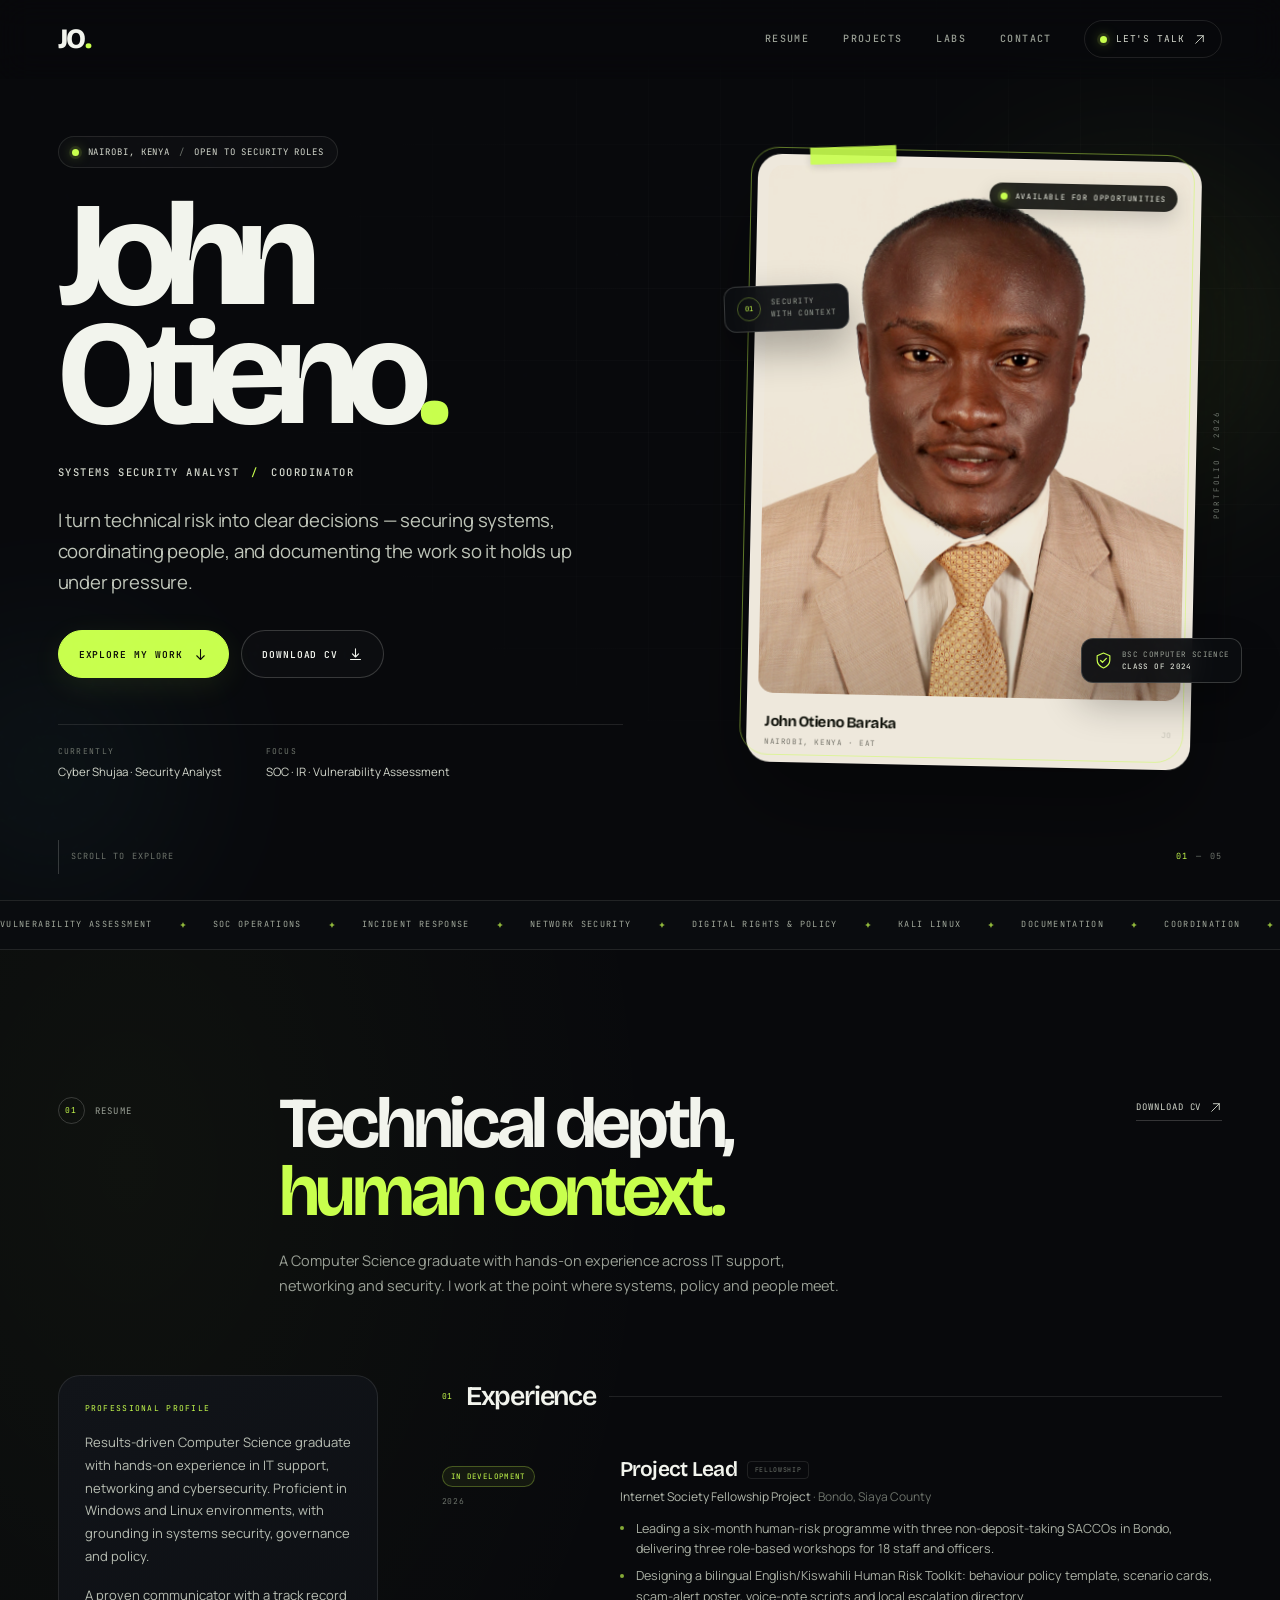
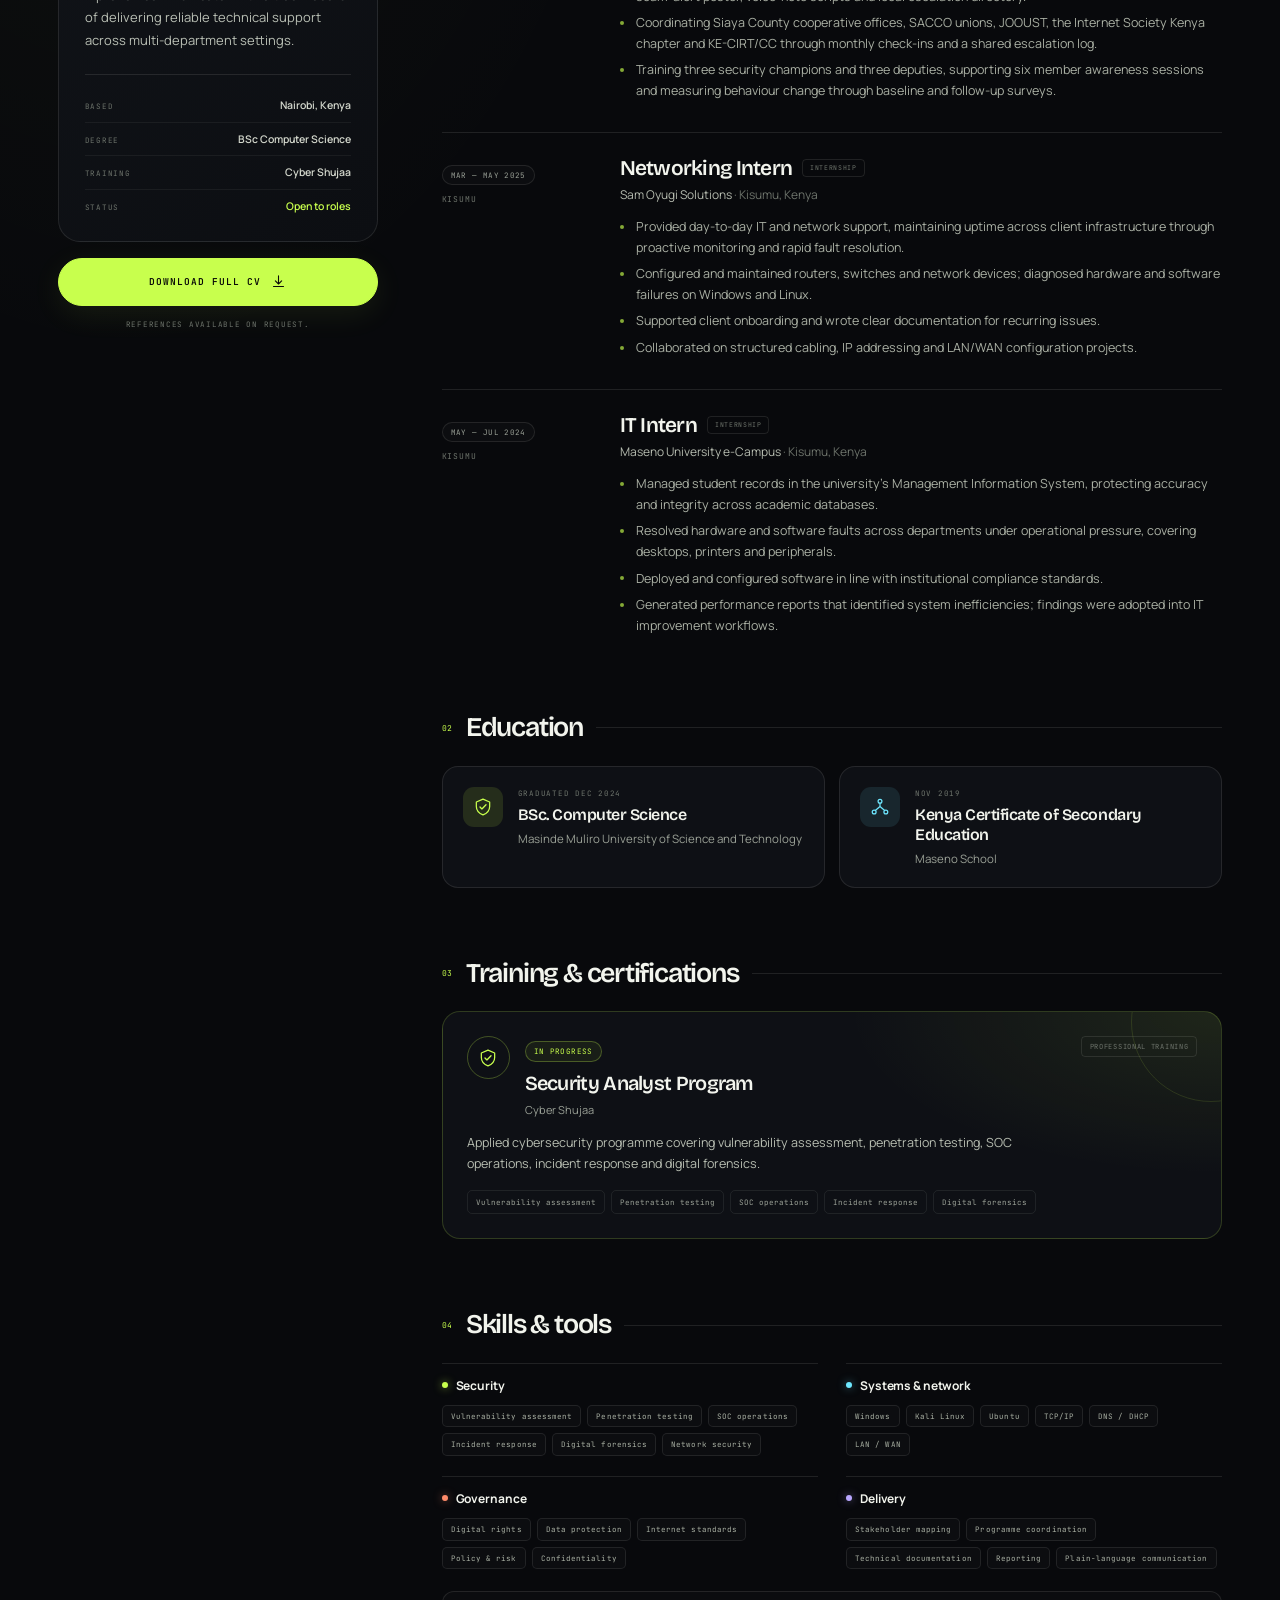
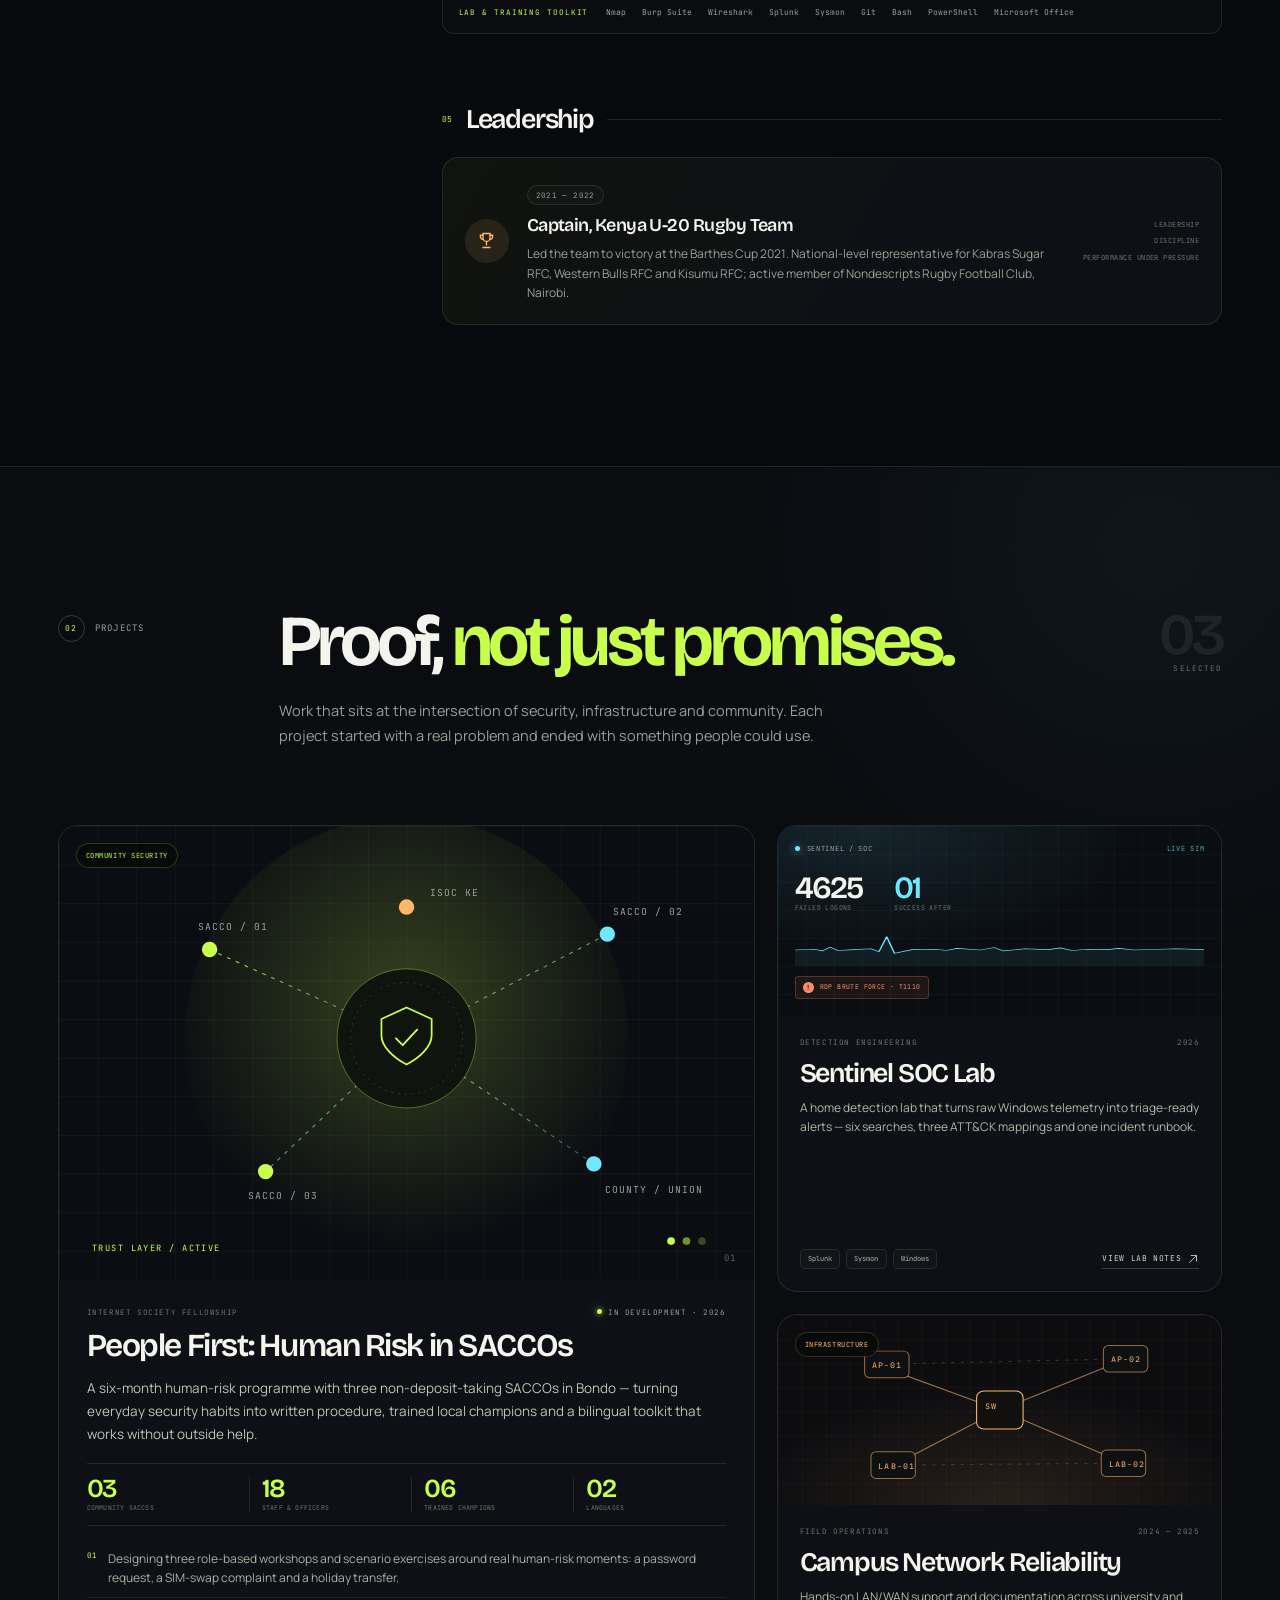
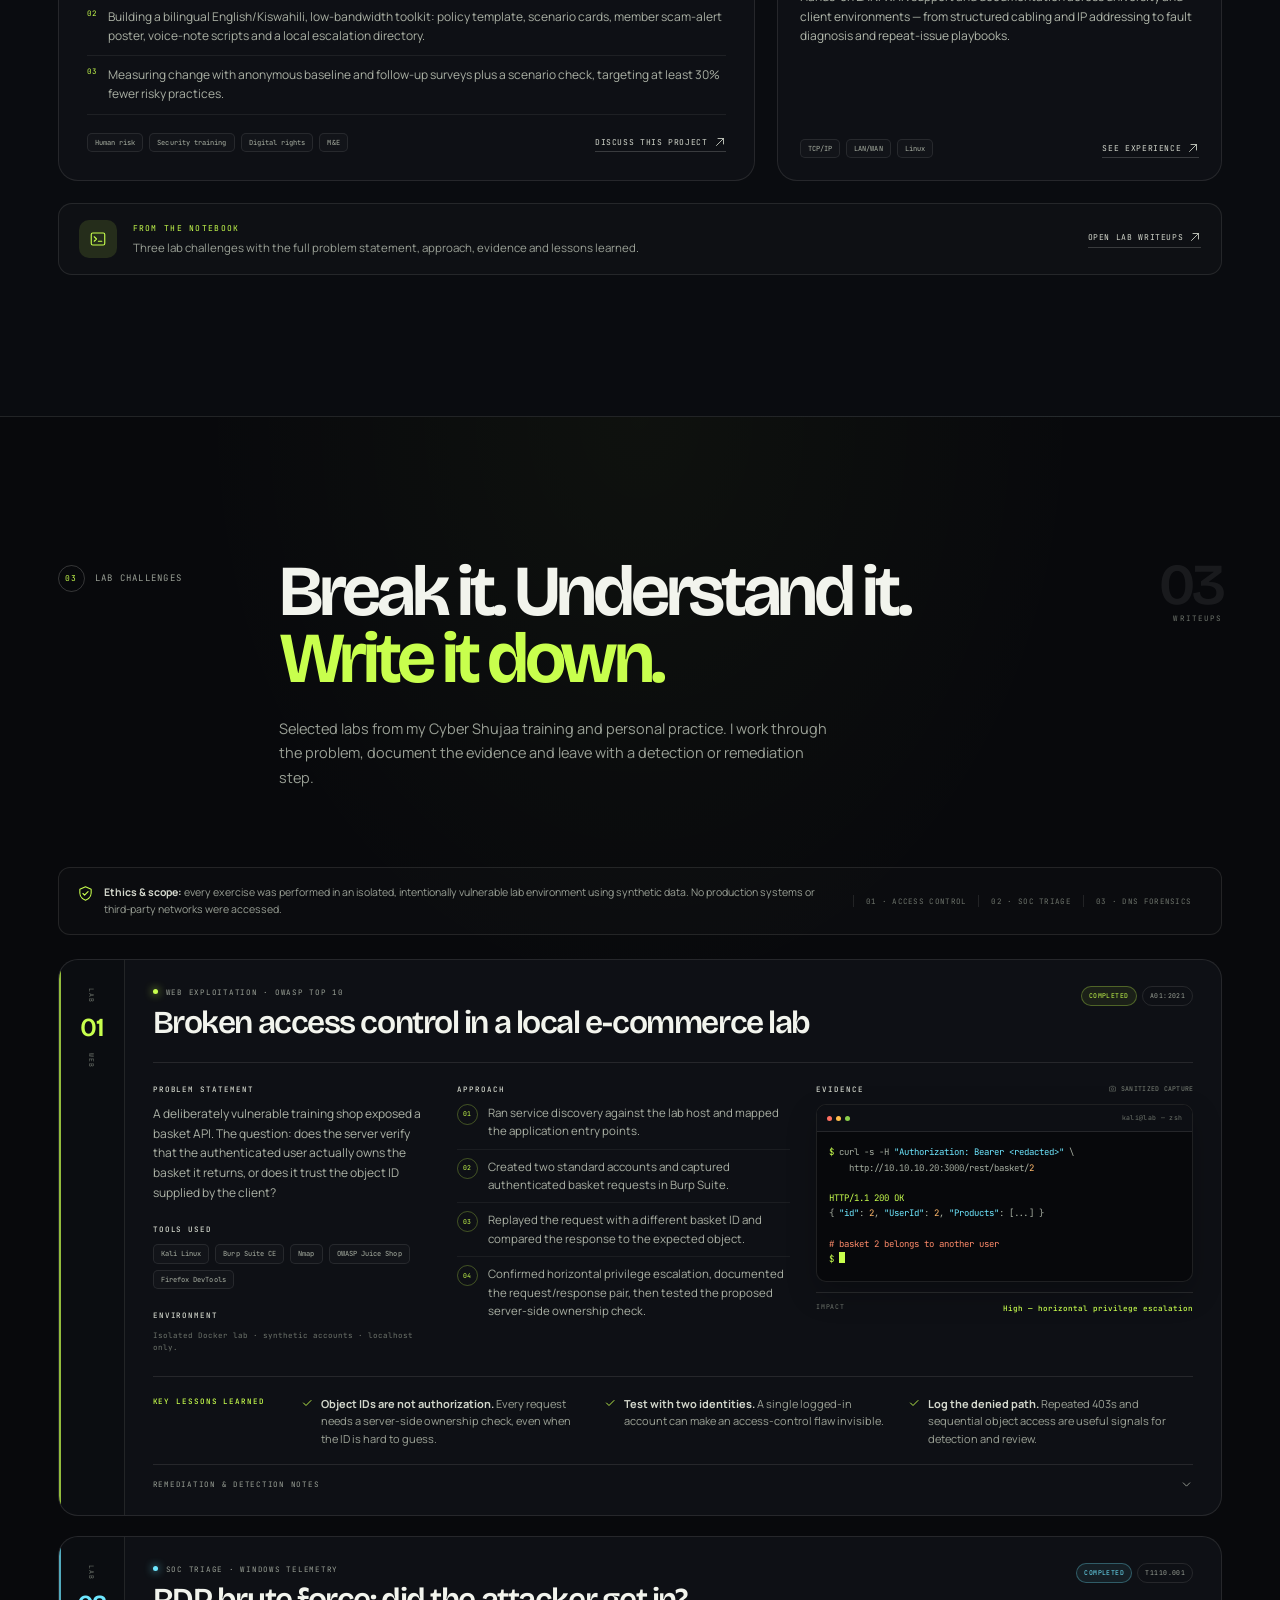
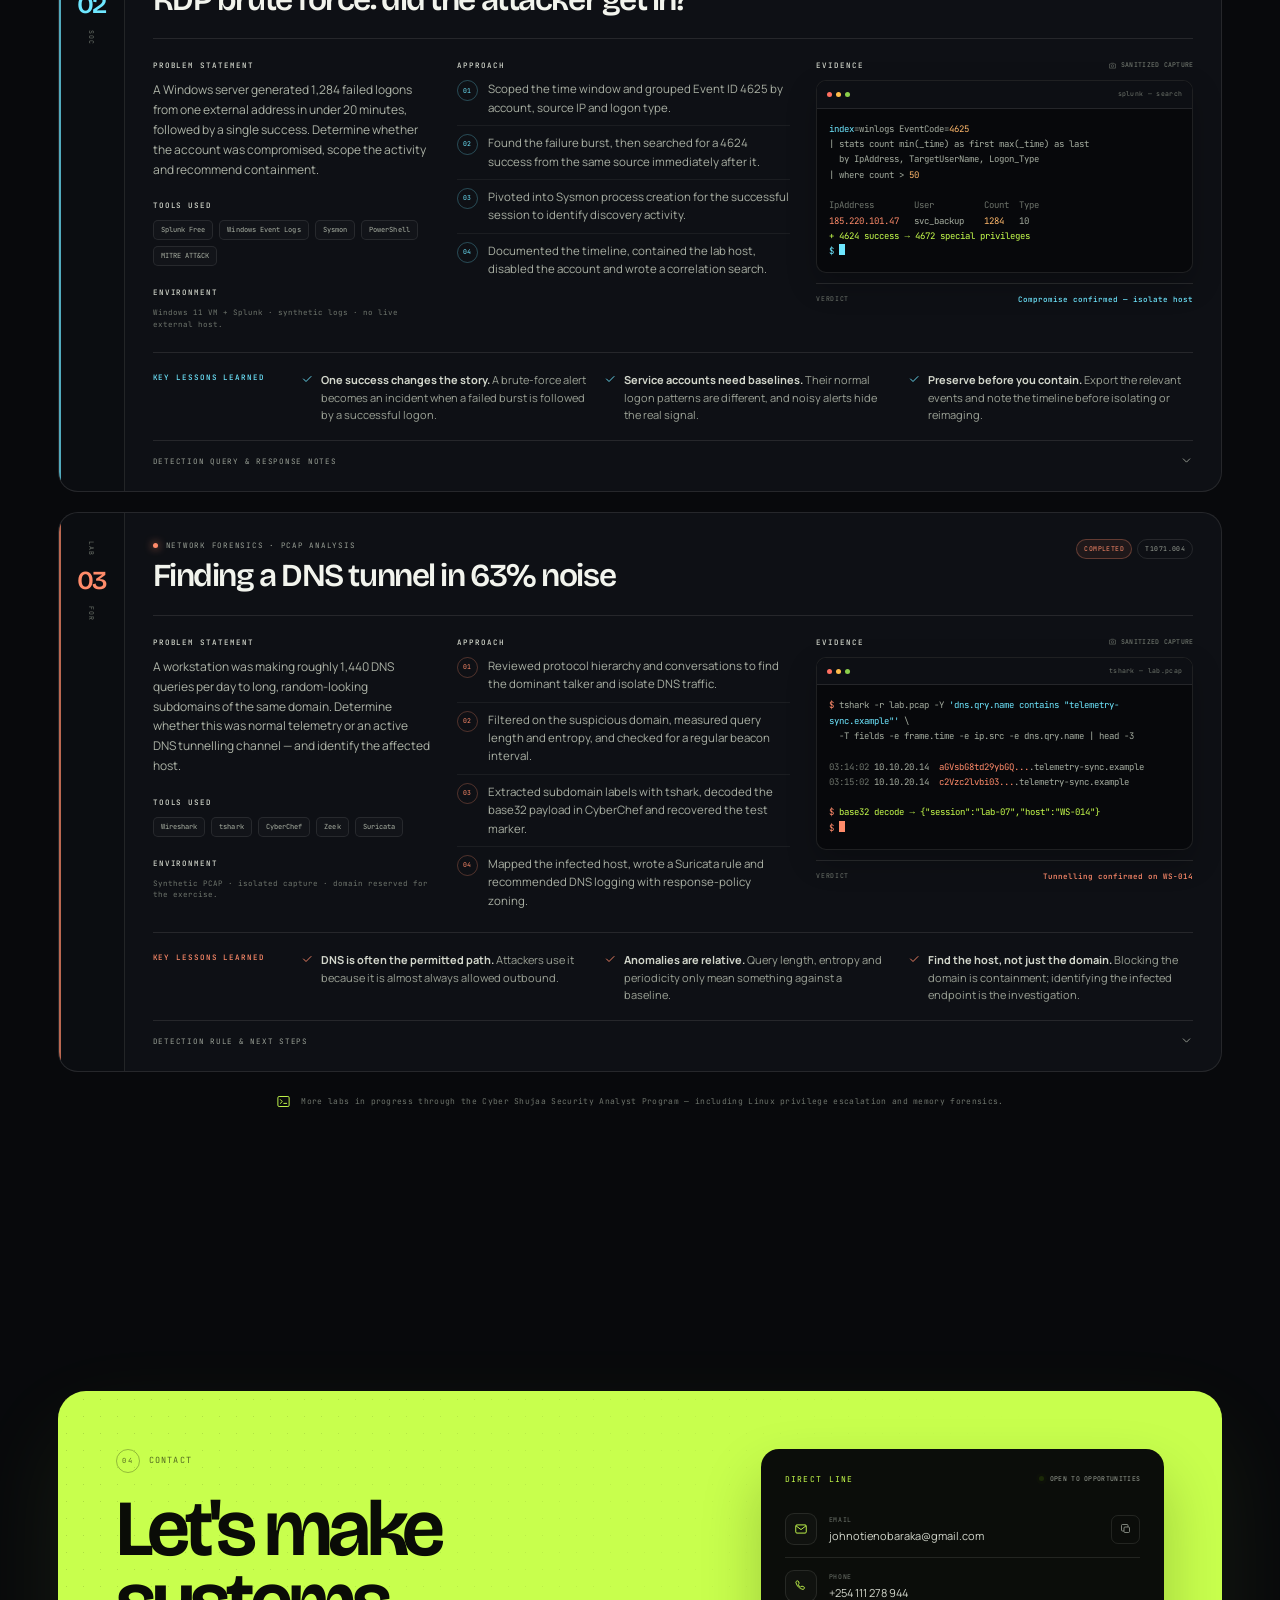
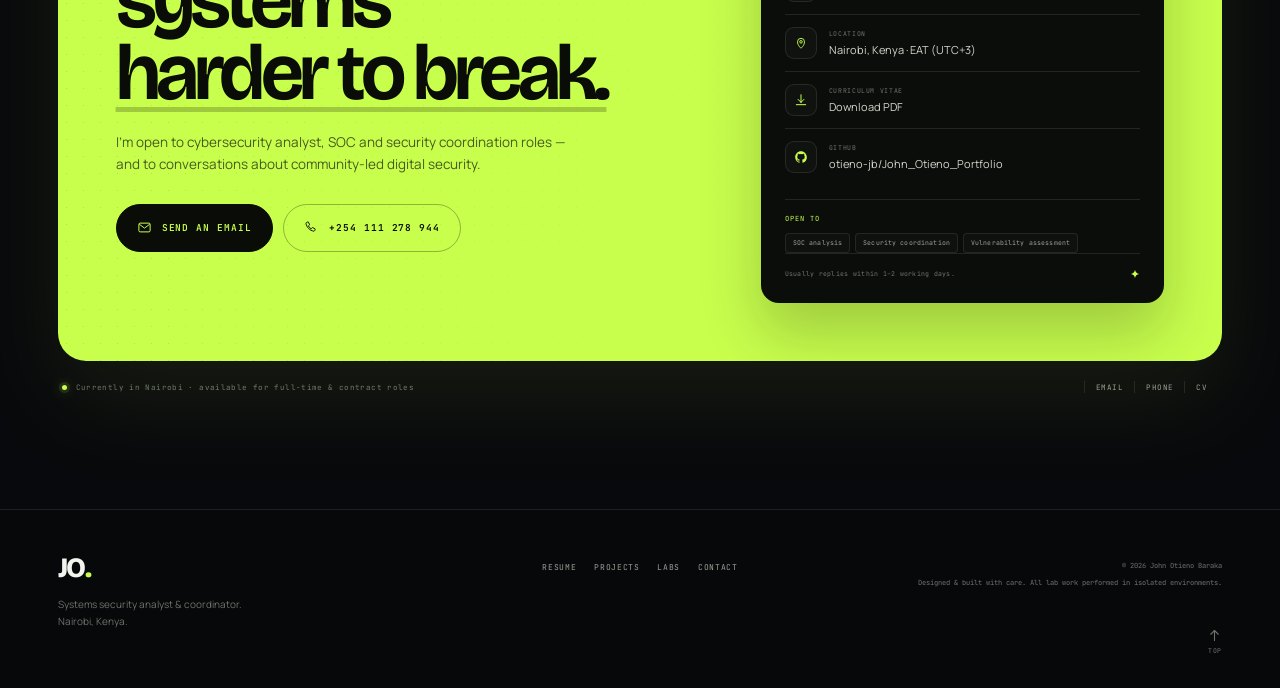
<file: index.html>
<!doctype html>
<html lang="en">
<head>
  <meta charset="utf-8">
  <meta name="viewport" content="width=device-width, initial-scale=1">
  <title>John Otieno — Systems Security Analyst &amp; Coordinator</title>
  <meta name="description" content="Portfolio of John Otieno, a Nairobi-based systems security analyst and coordinator working across SOC operations, vulnerability assessment, network security and digital rights.">
  <meta name="author" content="John Otieno Baraka">
  <meta name="theme-color" content="#08090c">
  <meta property="og:title" content="John Otieno — Systems Security Analyst &amp; Coordinator">
  <meta property="og:description" content="Securing systems, coordinating people, and documenting the work so it holds up under pressure.">
  <meta property="og:type" content="website">
  <meta property="og:url" content="https://otieno-jb.github.io/John_Otieno_Portfolio/">
  <meta property="og:image" content="https://otieno-jb.github.io/John_Otieno_Portfolio/assets/img/og-card.png">
  <link rel="canonical" href="https://otieno-jb.github.io/John_Otieno_Portfolio/">
  <link rel="icon" href="assets/img/favicon.svg" type="image/svg+xml">
  <link rel="preload" href="assets/fonts/bricolage-grotesque.woff2" as="font" type="font/woff2" crossorigin>
  <link rel="preload" href="assets/fonts/manrope.woff2" as="font" type="font/woff2" crossorigin>
  <link rel="preload" href="assets/fonts/jetbrains-mono.woff2" as="font" type="font/woff2" crossorigin>
  <link rel="stylesheet" href="styles.css">
  <script type="application/ld+json">
    {
      "@context": "https://schema.org",
      "@type": "Person",
      "name": "John Otieno Baraka",
      "jobTitle": "Systems Security Analyst / Coordinator",
      "email": "mailto:johnotienobaraka@gmail.com",
      "telephone": "+254111278944",
      "address": {
        "@type": "PostalAddress",
        "addressLocality": "Nairobi",
        "addressCountry": "KE"
      },
      "alumniOf": "Masinde Muliro University of Science and Technology",
      "knowsAbout": ["Cybersecurity", "SOC operations", "Incident response", "Vulnerability assessment", "Network security", "Digital rights"]
    }
  </script>
</head>
<body>
  <a class="skip-link" href="#main">Skip to content</a>
  <div class="grain" aria-hidden="true"></div>
  <div class="scroll-progress" aria-hidden="true"><span id="scroll-progress-bar"></span></div>

  <svg class="icon-sprite" aria-hidden="true" focusable="false">
    <symbol id="i-arrow" viewBox="0 0 24 24"><path d="M5 19 19 5M8 5h11v11" fill="none" stroke="currentColor" stroke-width="1.7" stroke-linecap="round" stroke-linejoin="round"/></symbol>
    <symbol id="i-arrow-down" viewBox="0 0 24 24"><path d="M12 4v16m0 0 6-6m-6 6-6-6" fill="none" stroke="currentColor" stroke-width="1.7" stroke-linecap="round" stroke-linejoin="round"/></symbol>
    <symbol id="i-mail" viewBox="0 0 24 24"><rect x="3" y="5" width="18" height="14" rx="2" fill="none" stroke="currentColor" stroke-width="1.6"/><path d="m4 7 8 6 8-6" fill="none" stroke="currentColor" stroke-width="1.6" stroke-linecap="round" stroke-linejoin="round"/></symbol>
    <symbol id="i-phone" viewBox="0 0 24 24"><path d="M7.1 3.5 9 7.6 7 9.4c.8 2.2 2.4 3.8 4.6 4.6l1.8-2 4.1 1.9c.4.2.6.7.4 1.1l-1 2.2c-.2.5-.8.8-1.3.7C9.3 16.9 4.1 11.7 3.2 5.4c-.1-.5.2-1.1.7-1.3l2.2-1c.4-.2.9 0 1.1.4Z" fill="none" stroke="currentColor" stroke-width="1.5" stroke-linejoin="round"/></symbol>
    <symbol id="i-pin" viewBox="0 0 24 24"><path d="M12 21s6-5.1 6-11a6 6 0 1 0-12 0c0 5.9 6 11 6 11Z" fill="none" stroke="currentColor" stroke-width="1.6"/><circle cx="12" cy="10" r="2.2" fill="none" stroke="currentColor" stroke-width="1.6"/></symbol>
    <symbol id="i-copy" viewBox="0 0 24 24"><rect x="8" y="8" width="11" height="11" rx="2" fill="none" stroke="currentColor" stroke-width="1.6"/><path d="M16 8V5a2 2 0 0 0-2-2H5a2 2 0 0 0-2 2v9a2 2 0 0 0 2 2h3" fill="none" stroke="currentColor" stroke-width="1.6"/></symbol>
    <symbol id="i-check" viewBox="0 0 24 24"><path d="m5 12 5 5L20 7" fill="none" stroke="currentColor" stroke-width="1.8" stroke-linecap="round" stroke-linejoin="round"/></symbol>
    <symbol id="i-menu" viewBox="0 0 24 24"><path d="M4 7h16M4 12h16M4 17h16" fill="none" stroke="currentColor" stroke-width="1.8" stroke-linecap="round"/></symbol>
    <symbol id="i-close" viewBox="0 0 24 24"><path d="m6 6 12 12M18 6 6 18" fill="none" stroke="currentColor" stroke-width="1.8" stroke-linecap="round"/></symbol>
    <symbol id="i-download" viewBox="0 0 24 24"><path d="M12 3v13m0 0 5-5m-5 5-5-5M4 20h16" fill="none" stroke="currentColor" stroke-width="1.7" stroke-linecap="round" stroke-linejoin="round"/></symbol>
    <symbol id="i-shield" viewBox="0 0 24 24"><path d="M12 2.5 20 6v5.4c0 4.6-3.2 8.2-8 10.1-4.8-1.9-8-5.5-8-10.1V6l8-3.5Z" fill="none" stroke="currentColor" stroke-width="1.5" stroke-linejoin="round"/><path d="m8.4 12 2.3 2.3 4.9-5" fill="none" stroke="currentColor" stroke-width="1.6" stroke-linecap="round" stroke-linejoin="round"/></symbol>
    <symbol id="i-terminal" viewBox="0 0 24 24"><rect x="3" y="4" width="18" height="16" rx="2" fill="none" stroke="currentColor" stroke-width="1.5"/><path d="m7 9 3 3-3 3M12.5 15H17" fill="none" stroke="currentColor" stroke-width="1.5" stroke-linecap="round" stroke-linejoin="round"/></symbol>
    <symbol id="i-network" viewBox="0 0 24 24"><circle cx="12" cy="5" r="2.3" fill="none" stroke="currentColor" stroke-width="1.5"/><circle cx="5" cy="18" r="2.3" fill="none" stroke="currentColor" stroke-width="1.5"/><circle cx="19" cy="18" r="2.3" fill="none" stroke="currentColor" stroke-width="1.5"/><path d="M12 7.3v4.2M12 11.5 6.7 16M12 11.5l5.3 4.5" fill="none" stroke="currentColor" stroke-width="1.5" stroke-linecap="round"/></symbol>
    <symbol id="i-github" viewBox="0 0 24 24"><path d="M12 2C6.5 2 2 6.6 2 12.2c0 4.5 2.9 8.3 6.8 9.7.5.1.7-.2.7-.5v-1.9c-2.8.6-3.4-1.2-3.4-1.2-.5-1.2-1.1-1.5-1.1-1.5-.9-.6.1-.6.1-.6 1 .1 1.5 1 1.5 1 .9 1.6 2.4 1.1 3 .9.1-.7.4-1.1.6-1.4-2.2-.3-4.6-1.1-4.6-5 0-1.1.4-2 1-2.7-.1-.3-.4-1.3.1-2.7 0 0 .8-.3 2.8 1a9.4 9.4 0 0 1 5 0c1.9-1.3 2.8-1 2.8-1 .5 1.4.2 2.4.1 2.7.6.7 1 1.6 1 2.7 0 3.9-2.4 4.7-4.6 5 .4.3.7.9.7 1.9v2.8c0 .3.2.6.7.5A10.2 10.2 0 0 0 22 12.2C22 6.6 17.5 2 12 2Z" fill="currentColor"/></symbol>
    <symbol id="i-trophy" viewBox="0 0 24 24"><path d="M8 4h8v5a4 4 0 0 1-8 0V4Z" fill="none" stroke="currentColor" stroke-width="1.5"/><path d="M8 6H5v1.5A3.5 3.5 0 0 0 8.5 11M16 6h3v1.5a3.5 3.5 0 0 1-3.5 3.5M12 13v4M8 20h8" fill="none" stroke="currentColor" stroke-width="1.5" stroke-linecap="round"/></symbol>
    <symbol id="i-chevron" viewBox="0 0 24 24"><path d="m6 9 6 6 6-6" fill="none" stroke="currentColor" stroke-width="1.7" stroke-linecap="round" stroke-linejoin="round"/></symbol>
    <symbol id="i-spark" viewBox="0 0 24 24"><path d="M12 2c.6 5.6 4.4 9.4 10 10-5.6.6-9.4 4.4-10 10-.6-5.6-4.4-9.4-10-10 5.6-.6 9.4-4.4 10-10Z" fill="currentColor"/></symbol>
    <symbol id="i-camera" viewBox="0 0 24 24"><path d="M4 8h3l1.5-2h7L17 8h3v11H4V8Z" fill="none" stroke="currentColor" stroke-width="1.5" stroke-linejoin="round"/><circle cx="12" cy="13" r="3.2" fill="none" stroke="currentColor" stroke-width="1.5"/></symbol>
  </svg>

  <header class="site-header" id="site-header">
    <div class="header-inner">
      <a class="brand" href="#home" aria-label="John Otieno — home">
        <span class="brand-mark">JO</span><span class="brand-dot">.</span>
      </a>
      <nav class="desktop-nav" aria-label="Primary navigation">
        <a href="#resume" data-nav="resume">Resume</a>
        <a href="#work" data-nav="work">Projects</a>
        <a href="#labs" data-nav="labs">Labs</a>
        <a href="#contact" data-nav="contact">Contact</a>
      </nav>
      <div class="header-actions">
        <a class="header-cta" href="mailto:johnotienobaraka@gmail.com?subject=Portfolio%20enquiry">
          <span class="status-dot"></span>
          Let's talk
          <svg><use href="#i-arrow"></use></svg>
        </a>
        <button class="menu-toggle" id="menu-toggle" aria-label="Open menu" aria-expanded="false" aria-controls="mobile-menu">
          <svg class="icon-open"><use href="#i-menu"></use></svg>
          <svg class="icon-close"><use href="#i-close"></use></svg>
        </button>
      </div>
    </div>
    <div class="mobile-menu" id="mobile-menu">
      <nav aria-label="Mobile navigation">
        <a href="#resume"><span>01</span> Resume</a>
        <a href="#work"><span>02</span> Projects</a>
        <a href="#labs"><span>03</span> Lab challenges</a>
        <a href="#contact"><span>04</span> Contact</a>
      </nav>
      <div class="mobile-menu-foot">
        <a href="mailto:johnotienobaraka@gmail.com">johnotienobaraka@gmail.com</a>
        <a href="tel:+254111278944">+254 111 278 944</a>
      </div>
    </div>
  </header>

  <main id="main">
    <!-- ================= HERO ================= -->
    <section class="hero" id="home" aria-labelledby="hero-title">
      <div class="hero-bg" aria-hidden="true">
        <div class="hero-grid-lines"></div>
        <div class="orb orb-one"></div>
        <div class="orb orb-two"></div>
      </div>
      <div class="hero-inner">
        <div class="hero-copy">
          <div class="availability reveal">
            <span class="status-dot"></span>
            Nairobi, Kenya
            <span class="availability-sep">/</span>
            Open to security roles
          </div>
          <h1 class="reveal" id="hero-title">
            John<br>
            Otieno<span class="accent-dot">.</span>
          </h1>
          <p class="hero-role reveal">
            <span>Systems Security Analyst</span>
            <span class="role-slash">/</span>
            <span>Coordinator</span>
          </p>
          <p class="hero-statement reveal">
            I turn technical risk into clear decisions — securing systems, coordinating people,
            and documenting the work so it holds up under pressure.
          </p>
          <div class="hero-actions reveal">
            <a class="btn btn-primary" href="#work">
              Explore my work
              <svg><use href="#i-arrow-down"></use></svg>
            </a>
            <a class="btn btn-ghost" href="assets/docs/John_Otieno_CV.pdf" download>
              Download CV
              <svg><use href="#i-download"></use></svg>
            </a>
          </div>
          <div class="hero-facts reveal">
            <div class="hero-fact">
              <span class="fact-label">Currently</span>
              <span class="fact-value">Cyber Shujaa · Security Analyst</span>
            </div>
            <div class="hero-fact">
              <span class="fact-label">Focus</span>
              <span class="fact-value">SOC · IR · Vulnerability Assessment</span>
            </div>
          </div>
        </div>

        <div class="hero-portrait reveal">
          <div class="portrait-frame">
            <div class="portrait-tape" aria-hidden="true"></div>
            <div class="portrait-status">
              <span class="status-dot"></span>
              Available for opportunities
            </div>
            <div class="portrait-image-wrap">
              <img src="assets/img/john-otieno.jpg" alt="Portrait of John Otieno in a beige suit" width="413" height="531">
              <div class="portrait-shade" aria-hidden="true"></div>
            </div>
            <div class="portrait-caption">
              <div>
                <strong>John Otieno Baraka</strong>
                <span>Nairobi, Kenya · EAT</span>
              </div>
              <span class="caption-mark" aria-hidden="true">JO</span>
            </div>
          </div>
          <div class="portrait-chip portrait-chip-top" aria-hidden="true">
            <span class="chip-index">01</span>
            <span>Security<br>with context</span>
          </div>
          <div class="portrait-chip portrait-chip-bottom" aria-hidden="true">
            <svg><use href="#i-shield"></use></svg>
            <span>BSc Computer Science<br><strong>Class of 2024</strong></span>
          </div>
          <span class="vertical-note" aria-hidden="true">PORTFOLIO / 2026</span>
        </div>
      </div>

      <div class="hero-bottom">
        <a class="scroll-cue" href="#resume">
          <span class="scroll-line" aria-hidden="true"></span>
          Scroll to explore
        </a>
        <div class="hero-counter" aria-hidden="true">
          <span>01</span>
          <span class="counter-sep">—</span>
          <span>05</span>
        </div>
      </div>
    </section>

    <!-- ================= TICKER ================= -->
    <div class="ticker-wrap" aria-label="Areas of practice">
      <div class="ticker">
        <div class="ticker-track">
          <span>Vulnerability assessment</span><svg><use href="#i-spark"></use></svg>
          <span>SOC operations</span><svg><use href="#i-spark"></use></svg>
          <span>Incident response</span><svg><use href="#i-spark"></use></svg>
          <span>Network security</span><svg><use href="#i-spark"></use></svg>
          <span>Digital rights &amp; policy</span><svg><use href="#i-spark"></use></svg>
          <span>Kali Linux</span><svg><use href="#i-spark"></use></svg>
          <span>Documentation</span><svg><use href="#i-spark"></use></svg>
          <span>Coordination</span><svg><use href="#i-spark"></use></svg>
          <span>Vulnerability assessment</span><svg><use href="#i-spark"></use></svg>
          <span>SOC operations</span><svg><use href="#i-spark"></use></svg>
          <span>Incident response</span><svg><use href="#i-spark"></use></svg>
          <span>Network security</span><svg><use href="#i-spark"></use></svg>
          <span>Digital rights &amp; policy</span><svg><use href="#i-spark"></use></svg>
          <span>Kali Linux</span><svg><use href="#i-spark"></use></svg>
          <span>Documentation</span><svg><use href="#i-spark"></use></svg>
          <span>Coordination</span><svg><use href="#i-spark"></use></svg>
        </div>
      </div>
    </div>

    <!-- ================= RESUME ================= -->
    <section class="section resume-section" id="resume" aria-labelledby="resume-title">
      <div class="container">
        <div class="section-head reveal">
          <div class="section-label"><span>01</span> Resume</div>
          <div class="section-heading">
            <h2 id="resume-title">Technical depth,<br><em>human context.</em></h2>
            <p>
              A Computer Science graduate with hands-on experience across IT support, networking
              and security. I work at the point where systems, policy and people meet.
            </p>
          </div>
          <a class="section-action" href="assets/docs/John_Otieno_CV.pdf" download>
            Download CV
            <svg><use href="#i-arrow"></use></svg>
          </a>
        </div>

        <div class="resume-layout">
          <aside class="resume-side reveal">
            <div class="sticky-side">
              <div class="profile-panel">
                <div class="panel-label">Professional profile</div>
                <p>
                  Results-driven Computer Science graduate with hands-on experience in IT support,
                  networking and cybersecurity. Proficient in Windows and Linux environments, with
                  grounding in systems security, governance and policy.
                </p>
                <p>
                  A proven communicator with a track record of delivering reliable technical support
                  across multi-department settings.
                </p>
                <div class="profile-facts">
                  <div><span>Based</span><strong>Nairobi, Kenya</strong></div>
                  <div><span>Degree</span><strong>BSc Computer Science</strong></div>
                  <div><span>Training</span><strong>Cyber Shujaa</strong></div>
                  <div><span>Status</span><strong class="open-text">Open to roles</strong></div>
                </div>
              </div>
              <a class="btn btn-primary btn-block" href="assets/docs/John_Otieno_CV.pdf" download>
                Download full CV
                <svg><use href="#i-download"></use></svg>
              </a>
              <p class="side-note">References available on request.</p>
            </div>
          </aside>

          <div class="resume-body">
            <div class="resume-group reveal">
              <div class="group-head">
                <span class="group-number">01</span>
                <h3>Experience</h3>
                <span class="group-line"></span>
              </div>
              <div class="timeline">
                <article class="timeline-item">
                  <div class="timeline-date">
                    <span class="date-badge live">In development</span>
                    <span class="date-year">2026</span>
                  </div>
                  <div class="timeline-content">
                    <div class="role-head">
                      <h4>Project Lead</h4>
                      <span class="role-type">Fellowship</span>
                    </div>
                    <p class="role-org">Internet Society Fellowship Project <span>· Bondo, Siaya County</span></p>
                    <ul>
                      <li>Leading a six-month human-risk programme with three non-deposit-taking SACCOs in Bondo, delivering three role-based workshops for 18 staff and officers.</li>
                      <li>Designing a bilingual English/Kiswahili Human Risk Toolkit: behaviour policy template, scenario cards, scam-alert poster, voice-note scripts and local escalation directory.</li>
                      <li>Coordinating Siaya County cooperative offices, SACCO unions, JOOUST, the Internet Society Kenya chapter and KE-CIRT/CC through monthly check-ins and a shared escalation log.</li>
                      <li>Training three security champions and three deputies, supporting six member awareness sessions and measuring behaviour change through baseline and follow-up surveys.</li>
                    </ul>
                  </div>
                </article>

                <article class="timeline-item">
                  <div class="timeline-date">
                    <span class="date-badge">Mar — May 2025</span>
                    <span class="date-year">Kisumu</span>
                  </div>
                  <div class="timeline-content">
                    <div class="role-head">
                      <h4>Networking Intern</h4>
                      <span class="role-type">Internship</span>
                    </div>
                    <p class="role-org">Sam Oyugi Solutions <span>· Kisumu, Kenya</span></p>
                    <ul>
                      <li>Provided day-to-day IT and network support, maintaining uptime across client infrastructure through proactive monitoring and rapid fault resolution.</li>
                      <li>Configured and maintained routers, switches and network devices; diagnosed hardware and software failures on Windows and Linux.</li>
                      <li>Supported client onboarding and wrote clear documentation for recurring issues.</li>
                      <li>Collaborated on structured cabling, IP addressing and LAN/WAN configuration projects.</li>
                    </ul>
                  </div>
                </article>

                <article class="timeline-item">
                  <div class="timeline-date">
                    <span class="date-badge">May — Jul 2024</span>
                    <span class="date-year">Kisumu</span>
                  </div>
                  <div class="timeline-content">
                    <div class="role-head">
                      <h4>IT Intern</h4>
                      <span class="role-type">Internship</span>
                    </div>
                    <p class="role-org">Maseno University e-Campus <span>· Kisumu, Kenya</span></p>
                    <ul>
                      <li>Managed student records in the university's Management Information System, protecting accuracy and integrity across academic databases.</li>
                      <li>Resolved hardware and software faults across departments under operational pressure, covering desktops, printers and peripherals.</li>
                      <li>Deployed and configured software in line with institutional compliance standards.</li>
                      <li>Generated performance reports that identified system inefficiencies; findings were adopted into IT improvement workflows.</li>
                    </ul>
                  </div>
                </article>
              </div>
            </div>

            <div class="resume-group reveal">
              <div class="group-head">
                <span class="group-number">02</span>
                <h3>Education</h3>
                <span class="group-line"></span>
              </div>
              <div class="education-grid">
                <article class="education-card">
                  <div class="edu-icon"><svg><use href="#i-shield"></use></svg></div>
                  <div>
                    <span class="edu-date">Graduated Dec 2024</span>
                    <h4>BSc. Computer Science</h4>
                    <p>Masinde Muliro University of Science and Technology</p>
                  </div>
                </article>
                <article class="education-card">
                  <div class="edu-icon alt"><svg><use href="#i-network"></use></svg></div>
                  <div>
                    <span class="edu-date">Nov 2019</span>
                    <h4>Kenya Certificate of Secondary Education</h4>
                    <p>Maseno School</p>
                  </div>
                </article>
              </div>
            </div>

            <div class="resume-group reveal">
              <div class="group-head">
                <span class="group-number">03</span>
                <h3>Training &amp; certifications</h3>
                <span class="group-line"></span>
              </div>
              <article class="cert-card">
                <div class="cert-top">
                  <div class="cert-mark"><svg><use href="#i-shield"></use></svg></div>
                  <div class="cert-title">
                    <span class="date-badge live">In progress</span>
                    <h4>Security Analyst Program</h4>
                    <p>Cyber Shujaa</p>
                  </div>
                  <span class="cert-tag">Professional training</span>
                </div>
                <p class="cert-desc">
                  Applied cybersecurity programme covering vulnerability assessment, penetration
                  testing, SOC operations, incident response and digital forensics.
                </p>
                <div class="cert-modules">
                  <span>Vulnerability assessment</span>
                  <span>Penetration testing</span>
                  <span>SOC operations</span>
                  <span>Incident response</span>
                  <span>Digital forensics</span>
                </div>
              </article>
            </div>

            <div class="resume-group reveal">
              <div class="group-head">
                <span class="group-number">04</span>
                <h3>Skills &amp; tools</h3>
                <span class="group-line"></span>
              </div>
              <div class="skills-grid">
                <article class="skill-group">
                  <h4><span class="skill-dot lime"></span>Security</h4>
                  <div class="tag-list">
                    <span>Vulnerability assessment</span>
                    <span>Penetration testing</span>
                    <span>SOC operations</span>
                    <span>Incident response</span>
                    <span>Digital forensics</span>
                    <span>Network security</span>
                  </div>
                </article>
                <article class="skill-group">
                  <h4><span class="skill-dot cyan"></span>Systems &amp; network</h4>
                  <div class="tag-list">
                    <span>Windows</span>
                    <span>Kali Linux</span>
                    <span>Ubuntu</span>
                    <span>TCP/IP</span>
                    <span>DNS / DHCP</span>
                    <span>LAN / WAN</span>
                  </div>
                </article>
                <article class="skill-group">
                  <h4><span class="skill-dot coral"></span>Governance</h4>
                  <div class="tag-list">
                    <span>Digital rights</span>
                    <span>Data protection</span>
                    <span>Internet standards</span>
                    <span>Policy &amp; risk</span>
                    <span>Confidentiality</span>
                  </div>
                </article>
                <article class="skill-group">
                  <h4><span class="skill-dot violet"></span>Delivery</h4>
                  <div class="tag-list">
                    <span>Stakeholder mapping</span>
                    <span>Programme coordination</span>
                    <span>Technical documentation</span>
                    <span>Reporting</span>
                    <span>Plain-language communication</span>
                  </div>
                </article>
              </div>
              <div class="toolbox">
                <span class="toolbox-label">Lab &amp; training toolkit</span>
                <div class="toolbox-items">
                  <span>Nmap</span><span>Burp Suite</span><span>Wireshark</span><span>Splunk</span>
                  <span>Sysmon</span><span>Git</span><span>Bash</span><span>PowerShell</span>
                  <span>Microsoft Office</span>
                </div>
              </div>
            </div>

            <div class="resume-group reveal">
              <div class="group-head">
                <span class="group-number">05</span>
                <h3>Leadership</h3>
                <span class="group-line"></span>
              </div>
              <article class="leadership-card">
                <div class="leadership-icon"><svg><use href="#i-trophy"></use></svg></div>
                <div class="leadership-copy">
                  <span class="date-badge">2021 — 2022</span>
                  <h4>Captain, Kenya U-20 Rugby Team</h4>
                  <p>
                    Led the team to victory at the Barthes Cup 2021. National-level representative
                    for Kabras Sugar RFC, Western Bulls RFC and Kisumu RFC; active member of
                    Nondescripts Rugby Football Club, Nairobi.
                  </p>
                </div>
                <div class="leadership-tags">
                  <span>Leadership</span>
                  <span>Discipline</span>
                  <span>Performance under pressure</span>
                </div>
              </article>
            </div>
          </div>
        </div>
      </div>
    </section>

    <!-- ================= PROJECTS ================= -->
    <section class="section work-section" id="work" aria-labelledby="work-title">
      <div class="container">
        <div class="section-head reveal">
          <div class="section-label"><span>02</span> Projects</div>
          <div class="section-heading">
            <h2 id="work-title">Proof, <em>not just promises.</em></h2>
            <p>
              Work that sits at the intersection of security, infrastructure and community.
              Each project started with a real problem and ended with something people could use.
            </p>
          </div>
          <div class="section-index" aria-hidden="true">03<br><span>selected</span></div>
        </div>

        <div class="project-grid">
          <article class="project project-feature reveal">
            <div class="project-visual visual-sacco" aria-hidden="true">
              <svg viewBox="0 0 720 470" role="img" aria-label="Abstract network diagram linking three community SACCOs">
                <defs>
                  <pattern id="grid-a" width="40" height="40" patternUnits="userSpaceOnUse">
                    <path d="M 40 0 L 0 0 0 40" fill="none" stroke="#ffffff" stroke-opacity=".07" stroke-width="1"/>
                  </pattern>
                  <radialGradient id="glow-a" cx="50%" cy="42%" r="55%">
                    <stop offset="0%" stop-color="#c8ff4d" stop-opacity=".22"/>
                    <stop offset="100%" stop-color="#c8ff4d" stop-opacity="0"/>
                  </radialGradient>
                  <linearGradient id="line-a" x1="0" y1="0" x2="1" y2="1">
                    <stop offset="0%" stop-color="#c8ff4d" stop-opacity=".8"/>
                    <stop offset="100%" stop-color="#6ee7ff" stop-opacity=".35"/>
                  </linearGradient>
                </defs>
                <rect width="720" height="470" fill="#0b0d12"/>
                <rect width="720" height="470" fill="url(#grid-a)"/>
                <circle cx="360" cy="220" r="230" fill="url(#glow-a)"/>
                <g fill="none" stroke="url(#line-a)" stroke-width="1.2" stroke-dasharray="4 6">
                  <path d="M360 220 156 128"/>
                  <path d="M360 220 568 112"/>
                  <path d="M360 220 214 358"/>
                  <path d="M360 220 554 350"/>
                  <path d="M360 220 360 84"/>
                </g>
                <g font-family="JetBrains Mono, monospace" font-size="10" fill="#9aa09a" letter-spacing="1">
                  <text x="144" y="108">SACCO / 01</text>
                  <text x="574" y="92">SACCO / 02</text>
                  <text x="196" y="386">SACCO / 03</text>
                  <text x="566" y="380">COUNTY / UNION</text>
                  <text x="384" y="72">ISOC KE</text>
                </g>
                <g>
                  <circle cx="156" cy="128" r="8" fill="#c8ff4d"/>
                  <circle cx="568" cy="112" r="8" fill="#6ee7ff"/>
                  <circle cx="214" cy="358" r="8" fill="#c8ff4d"/>
                  <circle cx="554" cy="350" r="8" fill="#6ee7ff"/>
                  <circle cx="360" cy="84" r="8" fill="#ffb86b"/>
                </g>
                <g transform="translate(360 220)">
                  <circle r="72" fill="#10140f" stroke="#c8ff4d" stroke-opacity=".35"/>
                  <circle r="58" fill="none" stroke="#c8ff4d" stroke-opacity=".18" stroke-dasharray="2 5"/>
                  <path d="M0-32 26-20v17C26 8 14 20 0 27-14 20-26 8-26-3v-17L0-32Z" fill="none" stroke="#c8ff4d" stroke-width="1.8"/>
                  <path d="m-11 0 7 7 15-16" fill="none" stroke="#c8ff4d" stroke-width="2" stroke-linecap="round" stroke-linejoin="round"/>
                </g>
                <g fill="#c8ff4d" font-family="JetBrains Mono, monospace" font-size="9" letter-spacing="1.5">
                  <text x="34" y="440">TRUST LAYER / ACTIVE</text>
                </g>
                <circle cx="634" cy="430" r="4" fill="#c8ff4d"/>
                <circle cx="650" cy="430" r="4" fill="#c8ff4d" opacity=".55"/>
                <circle cx="666" cy="430" r="4" fill="#c8ff4d" opacity=".25"/>
              </svg>
              <span class="visual-badge">Community security</span>
              <span class="visual-corner">01</span>
            </div>
            <div class="project-body">
              <div class="project-meta">
                <span>Internet Society Fellowship</span>
                <span class="meta-status"><span class="status-dot"></span> In development · 2026</span>
              </div>
              <h3>People First: Human Risk in SACCOs</h3>
              <p class="project-lead">
                A six-month human-risk programme with three non-deposit-taking SACCOs in Bondo —
                turning everyday security habits into written procedure, trained local champions
                and a bilingual toolkit that works without outside help.
              </p>
              <div class="project-metrics" aria-label="Project at a glance">
                <div><strong>03</strong><span>community SACCOs</span></div>
                <div><strong>18</strong><span>staff &amp; officers</span></div>
                <div><strong>06</strong><span>trained champions</span></div>
                <div><strong>02</strong><span>languages</span></div>
              </div>
              <ul class="project-points">
                <li><span>01</span> Designing three role-based workshops and scenario exercises around real human-risk moments: a password request, a SIM-swap complaint and a holiday transfer.</li>
                <li><span>02</span> Building a bilingual English/Kiswahili, low-bandwidth toolkit: policy template, scenario cards, member scam-alert poster, voice-note scripts and a local escalation directory.</li>
                <li><span>03</span> Measuring change with anonymous baseline and follow-up surveys plus a scenario check, targeting at least 30% fewer risky practices.</li>
              </ul>
              <div class="project-foot">
                <div class="tag-list compact">
                  <span>Human risk</span>
                  <span>Security training</span>
                  <span>Digital rights</span>
                  <span>M&amp;E</span>
                </div>
                <a class="text-link" href="mailto:johnotienobaraka@gmail.com?subject=People%20First%20—%20SACCO%20Human%20Risk%20Programme">Discuss this project <svg><use href="#i-arrow"></use></svg></a>
              </div>
            </div>
          </article>

          <div class="project-side">
            <article class="project project-compact reveal">
              <div class="project-visual visual-soc" aria-hidden="true">
                <div class="soc-top">
                  <span class="soc-dot"></span>
                  <span>SENTINEL / SOC</span>
                  <span class="soc-live">LIVE SIM</span>
                </div>
                <div class="soc-readout">
                  <div class="soc-stat"><span>4625</span><small>failed logons</small></div>
                  <div class="soc-stat accent"><span>01</span><small>success after</small></div>
                </div>
                <svg class="soc-wave" viewBox="0 0 420 100" preserveAspectRatio="none">
                  <path d="M0 62 20 60 28 64 36 55 44 63 60 61 78 59 86 66 94 30 102 70 120 61 145 60 155 63 166 58 190 62 204 56 214 64 236 59 260 61 272 57 284 63 300 60 320 61 332 58 348 62 372 60 392 59 420 61" fill="none" stroke="#6ee7ff" stroke-width="1.5"/>
                  <path d="M0 62 20 60 28 64 36 55 44 63 60 61 78 59 86 66 94 30 102 70 120 61 145 60 155 63 166 58 190 62 204 56 214 64 236 59 260 61 272 57 284 63 300 60 320 61 332 58 348 62 372 60 392 59 420 61V100H0Z" fill="#6ee7ff" fill-opacity=".07"/>
                </svg>
                <div class="soc-alert"><span>!</span> RDP brute force · T1110</div>
              </div>
              <div class="project-body compact-body">
                <div class="project-meta">
                  <span>Detection engineering</span>
                  <span>2026</span>
                </div>
                <h3>Sentinel SOC Lab</h3>
                <p>
                  A home detection lab that turns raw Windows telemetry into triage-ready alerts —
                  six searches, three ATT&amp;CK mappings and one incident runbook.
                </p>
                <div class="project-foot">
                  <div class="tag-list compact">
                    <span>Splunk</span><span>Sysmon</span><span>Windows</span>
                  </div>
                  <a class="text-link" href="#lab-soc">View lab notes <svg><use href="#i-arrow"></use></svg></a>
                </div>
              </div>
            </article>

            <article class="project project-compact reveal">
              <div class="project-visual visual-network" aria-hidden="true">
                <div class="network-grid"></div>
                <svg viewBox="0 0 420 200" preserveAspectRatio="none">
                  <g fill="none" stroke="#ffb86b" stroke-opacity=".55" stroke-width="1.2">
                    <path d="M210 100 92 52M210 100 330 46M210 100 110 158M210 100 328 156"/>
                    <path d="M92 52 330 46M110 158 328 156" stroke-dasharray="3 6" stroke-opacity=".2"/>
                  </g>
                  <g>
                    <rect x="188" y="80" width="44" height="40" rx="7" fill="#12100c" stroke="#ffb86b"/>
                    <rect x="82" y="38" width="42" height="28" rx="5" fill="#0f1012" stroke="#ffb86b" stroke-opacity=".55"/>
                    <rect x="308" y="32" width="42" height="28" rx="5" fill="#0f1012" stroke="#ffb86b" stroke-opacity=".55"/>
                    <rect x="88" y="144" width="42" height="28" rx="5" fill="#0f1012" stroke="#ffb86b" stroke-opacity=".55"/>
                    <rect x="306" y="142" width="42" height="28" rx="5" fill="#0f1012" stroke="#ffb86b" stroke-opacity=".55"/>
                  </g>
                  <g fill="#ffb86b" font-family="JetBrains Mono, monospace" font-size="8" letter-spacing=".8">
                    <text x="196" y="99">SW</text>
                    <text x="89" y="56">AP-01</text>
                    <text x="315" y="50">AP-02</text>
                    <text x="95" y="162">LAB-01</text>
                    <text x="313" y="160">LAB-02</text>
                  </g>
                </svg>
                <span class="visual-badge warm">Infrastructure</span>
              </div>
              <div class="project-body compact-body">
                <div class="project-meta">
                  <span>Field operations</span>
                  <span>2024 — 2025</span>
                </div>
                <h3>Campus Network Reliability</h3>
                <p>
                  Hands-on LAN/WAN support and documentation across university and client
                  environments — from structured cabling and IP addressing to fault diagnosis and
                  repeat-issue playbooks.
                </p>
                <div class="project-foot">
                  <div class="tag-list compact">
                    <span>TCP/IP</span><span>LAN/WAN</span><span>Linux</span>
                  </div>
                  <a class="text-link" href="#resume">See experience <svg><use href="#i-arrow"></use></svg></a>
                </div>
              </div>
            </article>
          </div>
        </div>

        <div class="work-note reveal">
          <div class="work-note-icon"><svg><use href="#i-terminal"></use></svg></div>
          <div>
            <span class="panel-label">From the notebook</span>
            <p>Three lab challenges with the full problem statement, approach, evidence and lessons learned.</p>
          </div>
          <a class="text-link" href="#labs">Open lab writeups <svg><use href="#i-arrow"></use></svg></a>
        </div>
      </div>
    </section>

    <!-- ================= LABS ================= -->
    <section class="section labs-section" id="labs" aria-labelledby="labs-title">
      <div class="container">
        <div class="section-head reveal">
          <div class="section-label"><span>03</span> Lab challenges</div>
          <div class="section-heading">
            <h2 id="labs-title">Break it. Understand it.<br><em>Write it down.</em></h2>
            <p>
              Selected labs from my Cyber Shujaa training and personal practice. I work through
              the problem, document the evidence and leave with a detection or remediation step.
            </p>
          </div>
          <div class="section-index" aria-hidden="true">03<br><span>writeups</span></div>
        </div>

        <div class="lab-intro reveal">
          <div class="lab-disclaimer">
            <svg><use href="#i-shield"></use></svg>
            <p>
              <strong>Ethics &amp; scope:</strong> every exercise was performed in an isolated,
              intentionally vulnerable lab environment using synthetic data. No production systems
              or third-party networks were accessed.
            </p>
          </div>
          <nav class="lab-jump" aria-label="Jump to lab">
            <a href="#lab-access">01 · Access control</a>
            <a href="#lab-soc">02 · SOC triage</a>
            <a href="#lab-dns">03 · DNS forensics</a>
          </nav>
        </div>

        <!-- LAB 01 -->
        <article class="lab-card lab-lime reveal" id="lab-access">
          <div class="lab-rail" aria-hidden="true">
            <span>LAB</span>
            <strong>01</strong>
            <span>WEB</span>
          </div>
          <div class="lab-main">
            <header class="lab-head">
              <div>
                <div class="lab-category"><span class="status-dot"></span> Web exploitation · OWASP Top 10</div>
                <h3>Broken access control in a local e-commerce lab</h3>
              </div>
              <div class="lab-badges">
                <span class="badge">Completed</span>
                <span class="badge">A01:2021</span>
              </div>
            </header>

            <div class="lab-columns">
              <div class="lab-col">
                <h4>Problem statement</h4>
                <p>
                  A deliberately vulnerable training shop exposed a basket API. The question:
                  does the server verify that the authenticated user actually owns the basket it
                  returns, or does it trust the object ID supplied by the client?
                </p>
                <h4>Tools used</h4>
                <div class="tag-list compact">
                  <span>Kali Linux</span>
                  <span>Burp Suite CE</span>
                  <span>Nmap</span>
                  <span>OWASP Juice Shop</span>
                  <span>Firefox DevTools</span>
                </div>
                <h4>Environment</h4>
                <p class="small-note">Isolated Docker lab · synthetic accounts · localhost only.</p>
              </div>

              <div class="lab-col">
                <h4>Approach</h4>
                <ol class="lab-steps">
                  <li><span>01</span><p>Ran service discovery against the lab host and mapped the application entry points.</p></li>
                  <li><span>02</span><p>Created two standard accounts and captured authenticated basket requests in Burp Suite.</p></li>
                  <li><span>03</span><p>Replayed the request with a different basket ID and compared the response to the expected object.</p></li>
                  <li><span>04</span><p>Confirmed horizontal privilege escalation, documented the request/response pair, then tested the proposed server-side ownership check.</p></li>
                </ol>
              </div>

              <div class="lab-col">
                <h4>Evidence <span class="evidence-label"><svg><use href="#i-camera"></use></svg> sanitized capture</span></h4>
                <div class="terminal">
                  <div class="terminal-bar">
                    <span></span><span></span><span></span>
                    <em>kali@lab — zsh</em>
                  </div>
                  <pre><code><span class="t-prompt">$</span> curl -s -H <span class="t-str">"Authorization: Bearer &lt;redacted&gt;"</span> \
    http://10.10.10.20:3000/rest/basket/<span class="t-num">2</span>

<span class="t-ok">HTTP/1.1 200 OK</span>
{ <span class="t-key">"id"</span>: <span class="t-num">2</span>, <span class="t-key">"UserId"</span>: <span class="t-num">2</span>, <span class="t-key">"Products"</span>: [...] }

<span class="t-warn"># basket 2 belongs to another user</span>
<span class="t-prompt">$</span> <span class="t-cursor"></span></code></pre>
                </div>
                <div class="finding-strip">
                  <span>Impact</span>
                  <strong>High — horizontal privilege escalation</strong>
                </div>
              </div>
            </div>

            <div class="lab-lessons">
              <h4>Key lessons learned</h4>
              <ul>
                <li><svg><use href="#i-check"></use></svg><p><strong>Object IDs are not authorization.</strong> Every request needs a server-side ownership check, even when the ID is hard to guess.</p></li>
                <li><svg><use href="#i-check"></use></svg><p><strong>Test with two identities.</strong> A single logged-in account can make an access-control flaw invisible.</p></li>
                <li><svg><use href="#i-check"></use></svg><p><strong>Log the denied path.</strong> Repeated 403s and sequential object access are useful signals for detection and review.</p></li>
              </ul>
            </div>

            <details class="lab-extra">
              <summary>Remediation &amp; detection notes <svg><use href="#i-chevron"></use></svg></summary>
              <div class="lab-extra-body">
                <div>
                  <h5>Remediation</h5>
                  <p>Enforce object-level authorization inside the API layer; bind basket IDs to the authenticated subject; return 404 for unauthorized objects to reduce enumeration signal. Add authorization tests for every route and use unguessable identifiers as defence in depth — never as the only control.</p>
                </div>
                <div>
                  <h5>Detection idea</h5>
                  <p>Alert on a single identity requesting a high volume of sequential basket IDs, and on repeated 403/404 responses from an authenticated session. Correlate with normal baseline behaviour per user.</p>
                </div>
              </div>
            </details>
          </div>
        </article>

        <!-- LAB 02 -->
        <article class="lab-card lab-cyan reveal" id="lab-soc">
          <div class="lab-rail" aria-hidden="true">
            <span>LAB</span>
            <strong>02</strong>
            <span>SOC</span>
          </div>
          <div class="lab-main">
            <header class="lab-head">
              <div>
                <div class="lab-category"><span class="status-dot"></span> SOC triage · Windows telemetry</div>
                <h3>RDP brute force: did the attacker get in?</h3>
              </div>
              <div class="lab-badges">
                <span class="badge">Completed</span>
                <span class="badge">T1110.001</span>
              </div>
            </header>

            <div class="lab-columns">
              <div class="lab-col">
                <h4>Problem statement</h4>
                <p>
                  A Windows server generated 1,284 failed logons from one external address in under
                  20 minutes, followed by a single success. Determine whether the account was
                  compromised, scope the activity and recommend containment.
                </p>
                <h4>Tools used</h4>
                <div class="tag-list compact">
                  <span>Splunk Free</span>
                  <span>Windows Event Logs</span>
                  <span>Sysmon</span>
                  <span>PowerShell</span>
                  <span>MITRE ATT&amp;CK</span>
                </div>
                <h4>Environment</h4>
                <p class="small-note">Windows 11 VM + Splunk · synthetic logs · no live external host.</p>
              </div>

              <div class="lab-col">
                <h4>Approach</h4>
                <ol class="lab-steps">
                  <li><span>01</span><p>Scoped the time window and grouped Event ID 4625 by account, source IP and logon type.</p></li>
                  <li><span>02</span><p>Found the failure burst, then searched for a 4624 success from the same source immediately after it.</p></li>
                  <li><span>03</span><p>Pivoted into Sysmon process creation for the successful session to identify discovery activity.</p></li>
                  <li><span>04</span><p>Documented the timeline, contained the lab host, disabled the account and wrote a correlation search.</p></li>
                </ol>
              </div>

              <div class="lab-col">
                <h4>Evidence <span class="evidence-label"><svg><use href="#i-camera"></use></svg> sanitized capture</span></h4>
                <div class="terminal">
                  <div class="terminal-bar">
                    <span></span><span></span><span></span>
                    <em>splunk — search</em>
                  </div>
                  <pre><code><span class="t-key">index</span>=winlogs EventCode=<span class="t-num">4625</span>
| stats count min(_time) as first max(_time) as last
  by IpAddress, TargetUserName, Logon_Type
| where count &gt; <span class="t-num">50</span>

<span class="t-dim">IpAddress        User          Count  Type</span>
<span class="t-warn">185.220.101.47</span>   svc_backup    <span class="t-num">1284</span>   10
<span class="t-ok">+ 4624 success → 4672 special privileges</span>
<span class="t-prompt">$</span> <span class="t-cursor"></span></code></pre>
                </div>
                <div class="finding-strip cyan">
                  <span>Verdict</span>
                  <strong>Compromise confirmed — isolate host</strong>
                </div>
              </div>
            </div>

            <div class="lab-lessons">
              <h4>Key lessons learned</h4>
              <ul>
                <li><svg><use href="#i-check"></use></svg><p><strong>One success changes the story.</strong> A brute-force alert becomes an incident when a failed burst is followed by a successful logon.</p></li>
                <li><svg><use href="#i-check"></use></svg><p><strong>Service accounts need baselines.</strong> Their normal logon patterns are different, and noisy alerts hide the real signal.</p></li>
                <li><svg><use href="#i-check"></use></svg><p><strong>Preserve before you contain.</strong> Export the relevant events and note the timeline before isolating or reimaging.</p></li>
              </ul>
            </div>

            <details class="lab-extra">
              <summary>Detection query &amp; response notes <svg><use href="#i-chevron"></use></svg></summary>
              <div class="lab-extra-body">
                <div>
                  <h5>Correlation logic</h5>
                  <p>Threshold more than 20 failures per account/IP in 10 minutes, then trigger a high-severity alert if a 4624 success from the same source follows within 15 minutes. Enrich with 4672 and Sysmon event 1 to show what ran next.</p>
                </div>
                <div>
                  <h5>Containment</h5>
                  <p>Isolate the host, disable the targeted account, reset credentials, block the source at the perimeter, and review remote-access exposure. Add MFA and restrict RDP to a managed access path.</p>
                </div>
              </div>
            </details>
          </div>
        </article>

        <!-- LAB 03 -->
        <article class="lab-card lab-coral reveal" id="lab-dns">
          <div class="lab-rail" aria-hidden="true">
            <span>LAB</span>
            <strong>03</strong>
            <span>FOR</span>
          </div>
          <div class="lab-main">
            <header class="lab-head">
              <div>
                <div class="lab-category"><span class="status-dot"></span> Network forensics · PCAP analysis</div>
                <h3>Finding a DNS tunnel in 63% noise</h3>
              </div>
              <div class="lab-badges">
                <span class="badge">Completed</span>
                <span class="badge">T1071.004</span>
              </div>
            </header>

            <div class="lab-columns">
              <div class="lab-col">
                <h4>Problem statement</h4>
                <p>
                  A workstation was making roughly 1,440 DNS queries per day to long, random-looking
                  subdomains of the same domain. Determine whether this was normal telemetry or an
                  active DNS tunnelling channel — and identify the affected host.
                </p>
                <h4>Tools used</h4>
                <div class="tag-list compact">
                  <span>Wireshark</span>
                  <span>tshark</span>
                  <span>CyberChef</span>
                  <span>Zeek</span>
                  <span>Suricata</span>
                </div>
                <h4>Environment</h4>
                <p class="small-note">Synthetic PCAP · isolated capture · domain reserved for the exercise.</p>
              </div>

              <div class="lab-col">
                <h4>Approach</h4>
                <ol class="lab-steps">
                  <li><span>01</span><p>Reviewed protocol hierarchy and conversations to find the dominant talker and isolate DNS traffic.</p></li>
                  <li><span>02</span><p>Filtered on the suspicious domain, measured query length and entropy, and checked for a regular beacon interval.</p></li>
                  <li><span>03</span><p>Extracted subdomain labels with tshark, decoded the base32 payload in CyberChef and recovered the test marker.</p></li>
                  <li><span>04</span><p>Mapped the infected host, wrote a Suricata rule and recommended DNS logging with response-policy zoning.</p></li>
                </ol>
              </div>

              <div class="lab-col">
                <h4>Evidence <span class="evidence-label"><svg><use href="#i-camera"></use></svg> sanitized capture</span></h4>
                <div class="terminal">
                  <div class="terminal-bar">
                    <span></span><span></span><span></span>
                    <em>tshark — lab.pcap</em>
                  </div>
                  <pre><code><span class="t-prompt">$</span> tshark -r lab.pcap -Y <span class="t-str">'dns.qry.name contains "telemetry-sync.example"'</span> \
  -T fields -e frame.time -e ip.src -e dns.qry.name | head -3

<span class="t-dim">03:14:02</span> 10.10.20.14  <span class="t-warn">aGVsbG8td29ybGQ...</span>.telemetry-sync.example
<span class="t-dim">03:15:02</span> 10.10.20.14  <span class="t-warn">c2Vzc2lvbi03...</span>.telemetry-sync.example

<span class="t-prompt">$</span> <span class="t-ok">base32 decode → {"session":"lab-07","host":"WS-014"}</span>
<span class="t-prompt">$</span> <span class="t-cursor"></span></code></pre>
                </div>
                <div class="finding-strip coral">
                  <span>Verdict</span>
                  <strong>Tunnelling confirmed on WS-014</strong>
                </div>
              </div>
            </div>

            <div class="lab-lessons">
              <h4>Key lessons learned</h4>
              <ul>
                <li><svg><use href="#i-check"></use></svg><p><strong>DNS is often the permitted path.</strong> Attackers use it because it is almost always allowed outbound.</p></li>
                <li><svg><use href="#i-check"></use></svg><p><strong>Anomalies are relative.</strong> Query length, entropy and periodicity only mean something against a baseline.</p></li>
                <li><svg><use href="#i-check"></use></svg><p><strong>Find the host, not just the domain.</strong> Blocking the domain is containment; identifying the infected endpoint is the investigation.</p></li>
              </ul>
            </div>

            <details class="lab-extra">
              <summary>Detection rule &amp; next steps <svg><use href="#i-chevron"></use></svg></summary>
              <div class="lab-extra-body">
                <div>
                  <h5>Detection idea</h5>
                  <p>Alert when a single host exceeds a learned baseline of unique subdomains for one parent domain, especially where labels are long, high-entropy and spaced at a regular interval. Retain DNS query logs and enrich with process attribution from Sysmon or Zeek.</p>
                </div>
                <div>
                  <h5>Next steps</h5>
                  <p>Isolate the endpoint, capture volatile evidence, review scheduled tasks and autoruns, and check for data staging. Hunt for the same domain pattern across the estate before blocking.</p>
                </div>
              </div>
            </details>
          </div>
        </article>

        <div class="lab-footnote reveal">
          <svg><use href="#i-terminal"></use></svg>
          <p>More labs in progress through the Cyber Shujaa Security Analyst Program — including Linux privilege escalation and memory forensics.</p>
        </div>
      </div>
    </section>

    <!-- ================= CONTACT ================= -->
    <section class="section contact-section" id="contact" aria-labelledby="contact-title">
      <div class="container">
        <div class="contact-panel reveal">
          <div class="contact-pattern" aria-hidden="true"></div>
          <div class="contact-main">
            <div class="contact-eyebrow"><span>04</span> Contact</div>
            <h2 id="contact-title">Let's make systems<br><em>harder to break.</em></h2>
            <p class="contact-lead">
              I'm open to cybersecurity analyst, SOC and security coordination roles — and to
              conversations about community-led digital security.
            </p>
            <div class="contact-buttons">
              <a class="btn btn-dark" href="mailto:johnotienobaraka@gmail.com?subject=Hello%20John%20—%20portfolio%20enquiry">
                <svg><use href="#i-mail"></use></svg>
                Send an email
              </a>
              <a class="btn btn-outline-dark" href="tel:+254111278944">
                <svg><use href="#i-phone"></use></svg>
                +254 111 278 944
              </a>
            </div>
          </div>

          <aside class="contact-card">
            <div class="contact-card-head">
              <span class="panel-label">Direct line</span>
              <span class="contact-availability"><span class="status-dot dark"></span> Open to opportunities</span>
            </div>
            <div class="contact-list">
              <div class="contact-row">
                <div class="contact-icon"><svg><use href="#i-mail"></use></svg></div>
                <div>
                  <span>Email</span>
                  <a href="mailto:johnotienobaraka@gmail.com">johnotienobaraka@gmail.com</a>
                </div>
                <button class="copy-btn" id="copy-email" data-copy="johnotienobaraka@gmail.com" aria-label="Copy email address">
                  <svg class="icon-copy"><use href="#i-copy"></use></svg>
                  <svg class="icon-done"><use href="#i-check"></use></svg>
                </button>
              </div>
              <div class="contact-row">
                <div class="contact-icon"><svg><use href="#i-phone"></use></svg></div>
                <div>
                  <span>Phone</span>
                  <a href="tel:+254111278944">+254 111 278 944</a>
                </div>
              </div>
              <div class="contact-row">
                <div class="contact-icon"><svg><use href="#i-pin"></use></svg></div>
                <div>
                  <span>Location</span>
                  <p>Nairobi, Kenya · EAT (UTC+3)</p>
                </div>
              </div>
              <div class="contact-row">
                <div class="contact-icon"><svg><use href="#i-download"></use></svg></div>
                <div>
                  <span>Curriculum vitae</span>
                  <a href="assets/docs/John_Otieno_CV.pdf" download>Download PDF</a>
                </div>
              </div>
              <div class="contact-row">
                <div class="contact-icon"><svg><use href="#i-github"></use></svg></div>
                <div>
                  <span>GitHub</span>
                  <a href="https://github.com/otieno-jb/John_Otieno_Portfolio" target="_blank" rel="noopener">otieno-jb/John_Otieno_Portfolio</a>
                </div>
              </div>
            </div>
            <div class="contact-focus">
              <span class="panel-label">Open to</span>
              <div class="focus-tags">
                <span>SOC analysis</span>
                <span>Security coordination</span>
                <span>Vulnerability assessment</span>
              </div>
            </div>
            <div class="contact-card-foot">
              <span>Usually replies within 1–2 working days.</span>
              <svg><use href="#i-spark"></use></svg>
            </div>
          </aside>
        </div>

        <div class="contact-strip reveal">
          <div class="contact-strip-left">
            <span class="status-dot"></span>
            <p>Currently in Nairobi · available for full-time &amp; contract roles</p>
          </div>
          <div class="contact-strip-right">
            <a href="mailto:johnotienobaraka@gmail.com">Email</a>
            <a href="tel:+254111278944">Phone</a>
            <a href="assets/docs/John_Otieno_CV.pdf" download>CV</a>
          </div>
        </div>
      </div>
    </section>
  </main>

  <footer class="site-footer">
    <div class="container footer-inner">
      <div class="footer-brand">
        <a class="brand" href="#home"><span class="brand-mark">JO</span><span class="brand-dot">.</span></a>
        <p>Systems security analyst &amp; coordinator.<br>Nairobi, Kenya.</p>
      </div>
      <div class="footer-links">
        <a href="#resume">Resume</a>
        <a href="#work">Projects</a>
        <a href="#labs">Labs</a>
        <a href="#contact">Contact</a>
      </div>
      <div class="footer-meta">
        <p>© <span id="year">2026</span> John Otieno Baraka</p>
        <p>Designed &amp; built with care. All lab work performed in isolated environments.</p>
      </div>
    </div>
    <a class="back-to-top" href="#home" aria-label="Back to top">
      <svg><use href="#i-arrow-down"></use></svg>
      <span>Top</span>
    </a>
  </footer>

  <div class="toast" id="toast" role="status" aria-live="polite">
    <svg><use href="#i-check"></use></svg>
    <span>Email copied to clipboard</span>
  </div>

  <script src="script.js"></script>
</body>
</html>
</file>
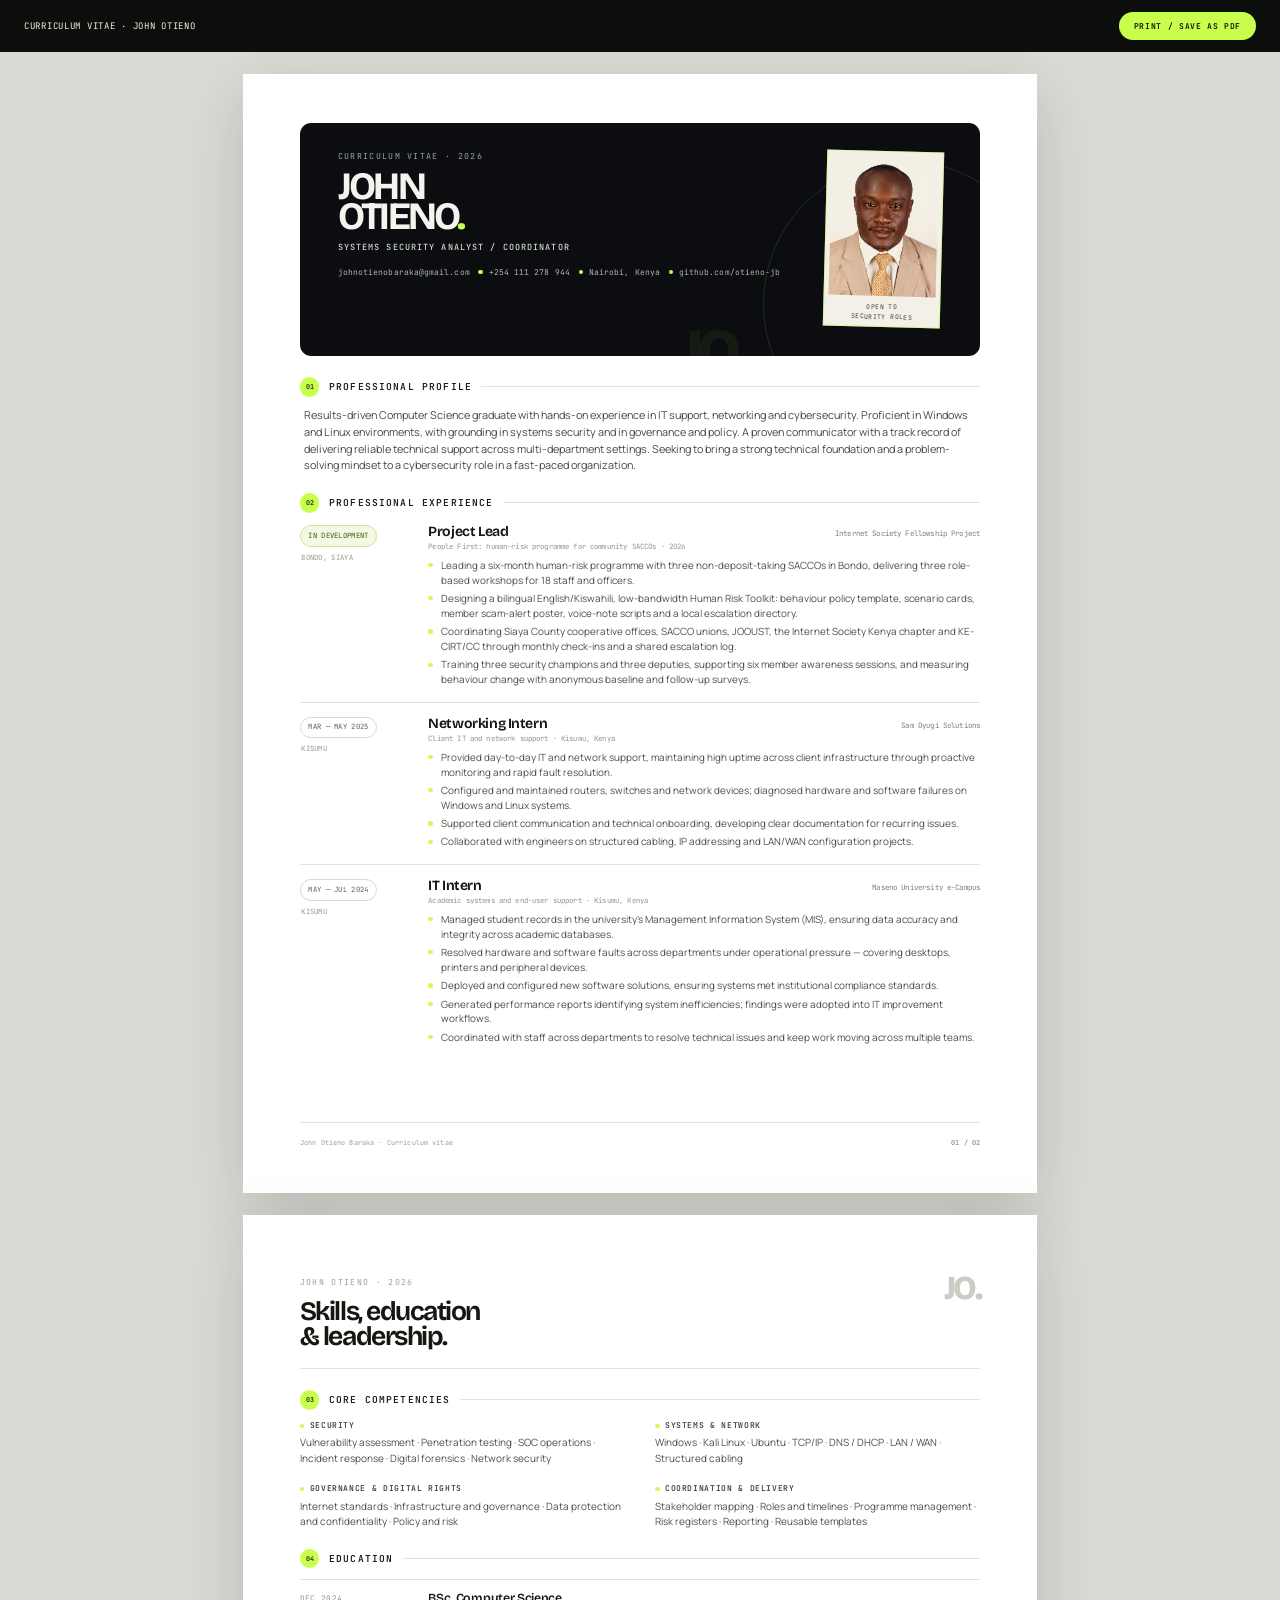
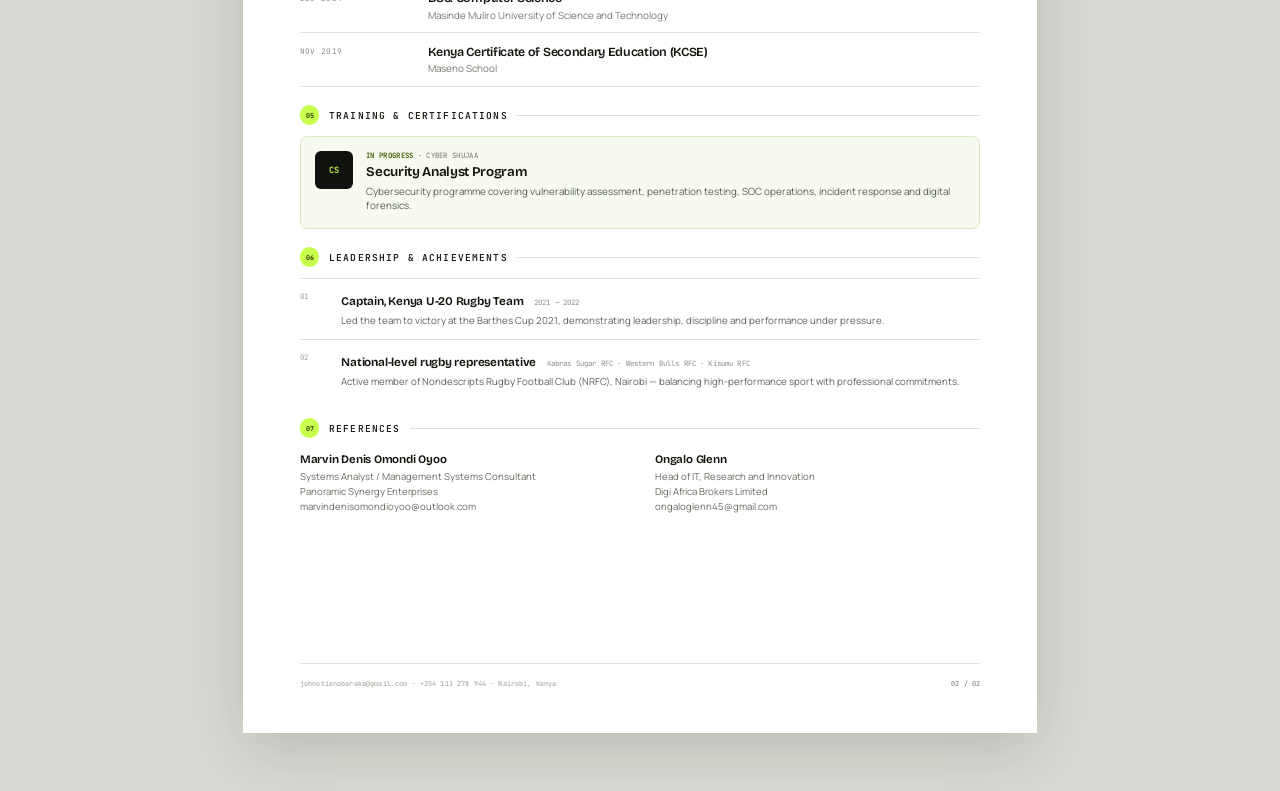
<file: cv.html>
<!doctype html>
<html lang="en">
<head>
  <meta charset="utf-8">
  <meta name="viewport" content="width=device-width, initial-scale=1">
  <title>John Otieno — Curriculum Vitae</title>
  <link rel="stylesheet" href="cv.css">
</head>
<body>
  <div class="cv-toolbar no-print">
    <p>Curriculum vitae · John Otieno</p>
    <button onclick="window.print()">Print / Save as PDF</button>
  </div>

  <main class="cv">
    <!-- PAGE 1 -->
    <article class="page">
      <header class="cv-header">
        <div class="header-main">
          <div class="header-kicker">Curriculum vitae · 2026</div>
          <h1>JOHN<br>OTIENO<span>.</span></h1>
          <p class="header-role">Systems Security Analyst / Coordinator</p>
          <div class="header-contact">
            <span>johnotienobaraka@gmail.com</span>
            <span>+254 111 278 944</span>
            <span>Nairobi, Kenya</span>
            <span>github.com/otieno-jb</span>
          </div>
        </div>
        <div class="header-portrait">
          <img src="assets/img/john-otieno.jpg" alt="John Otieno">
          <span>OPEN TO<br>SECURITY ROLES</span>
        </div>
        <div class="header-mark" aria-hidden="true">JO</div>
      </header>

      <section class="section-block">
        <div class="section-title">
          <span>01</span>
          <h2>Professional profile</h2>
          <i></i>
        </div>
        <p class="profile-text">
          Results-driven Computer Science graduate with hands-on experience in IT support,
          networking and cybersecurity. Proficient in Windows and Linux environments, with
          grounding in systems security and in governance and policy. A proven communicator with
          a track record of delivering reliable technical support across multi-department
          settings. Seeking to bring a strong technical foundation and a problem-solving mindset
          to a cybersecurity role in a fast-paced organization.
        </p>
      </section>

      <section class="section-block">
        <div class="section-title">
          <span>02</span>
          <h2>Professional experience</h2>
          <i></i>
        </div>

        <article class="cv-job">
          <div class="job-side">
            <span class="job-date live">In development</span>
            <span class="job-place">Bondo, Siaya</span>
          </div>
          <div class="job-main">
            <div class="job-head">
              <h3>Project Lead</h3>
              <span>Internet Society Fellowship Project</span>
            </div>
            <p class="job-context">People First: human-risk programme for community SACCOs · 2026</p>
            <ul>
              <li>Leading a six-month human-risk programme with three non-deposit-taking SACCOs in Bondo, delivering three role-based workshops for 18 staff and officers.</li>
              <li>Designing a bilingual English/Kiswahili, low-bandwidth Human Risk Toolkit: behaviour policy template, scenario cards, member scam-alert poster, voice-note scripts and a local escalation directory.</li>
              <li>Coordinating Siaya County cooperative offices, SACCO unions, JOOUST, the Internet Society Kenya chapter and KE-CIRT/CC through monthly check-ins and a shared escalation log.</li>
              <li>Training three security champions and three deputies, supporting six member awareness sessions, and measuring behaviour change with anonymous baseline and follow-up surveys.</li>
            </ul>
          </div>
        </article>

        <article class="cv-job">
          <div class="job-side">
            <span class="job-date">Mar — May 2025</span>
            <span class="job-place">Kisumu</span>
          </div>
          <div class="job-main">
            <div class="job-head">
              <h3>Networking Intern</h3>
              <span>Sam Oyugi Solutions</span>
            </div>
            <p class="job-context">Client IT and network support · Kisumu, Kenya</p>
            <ul>
              <li>Provided day-to-day IT and network support, maintaining high uptime across client infrastructure through proactive monitoring and rapid fault resolution.</li>
              <li>Configured and maintained routers, switches and network devices; diagnosed hardware and software failures on Windows and Linux systems.</li>
              <li>Supported client communication and technical onboarding, developing clear documentation for recurring issues.</li>
              <li>Collaborated with engineers on structured cabling, IP addressing and LAN/WAN configuration projects.</li>
            </ul>
          </div>
        </article>

        <article class="cv-job">
          <div class="job-side">
            <span class="job-date">May — Jul 2024</span>
            <span class="job-place">Kisumu</span>
          </div>
          <div class="job-main">
            <div class="job-head">
              <h3>IT Intern</h3>
              <span>Maseno University e-Campus</span>
            </div>
            <p class="job-context">Academic systems and end-user support · Kisumu, Kenya</p>
            <ul>
              <li>Managed student records in the university's Management Information System (MIS), ensuring data accuracy and integrity across academic databases.</li>
              <li>Resolved hardware and software faults across departments under operational pressure — covering desktops, printers and peripheral devices.</li>
              <li>Deployed and configured new software solutions, ensuring systems met institutional compliance standards.</li>
              <li>Generated performance reports identifying system inefficiencies; findings were adopted into IT improvement workflows.</li>
              <li>Coordinated with staff across departments to resolve technical issues and keep work moving across multiple teams.</li>
            </ul>
          </div>
        </article>
      </section>

      <footer class="page-footer">
        <span>John Otieno Baraka · Curriculum vitae</span>
        <span>01 / 02</span>
      </footer>
    </article>

    <!-- PAGE 2 -->
    <article class="page">
      <header class="page-header">
        <div>
          <span class="header-kicker">John Otieno · 2026</span>
          <h2>Skills, education<br>&amp; leadership.</h2>
        </div>
        <span class="page-mark">JO.</span>
      </header>

      <section class="section-block">
        <div class="section-title">
          <span>03</span>
          <h2>Core competencies</h2>
          <i></i>
        </div>
        <div class="competency-grid">
          <div>
            <h4>Security</h4>
            <p>Vulnerability assessment · Penetration testing · SOC operations · Incident response · Digital forensics · Network security</p>
          </div>
          <div>
            <h4>Systems &amp; network</h4>
            <p>Windows · Kali Linux · Ubuntu · TCP/IP · DNS / DHCP · LAN / WAN · Structured cabling</p>
          </div>
          <div>
            <h4>Governance &amp; digital rights</h4>
            <p>Internet standards · Infrastructure and governance · Data protection and confidentiality · Policy and risk</p>
          </div>
          <div>
            <h4>Coordination &amp; delivery</h4>
            <p>Stakeholder mapping · Roles and timelines · Programme management · Risk registers · Reporting · Reusable templates</p>
          </div>
        </div>
      </section>

      <section class="section-block">
        <div class="section-title">
          <span>04</span>
          <h2>Education</h2>
          <i></i>
        </div>
        <div class="education-list">
          <div class="education-row">
            <span class="edu-year">Dec 2024</span>
            <div>
              <h3>BSc. Computer Science</h3>
              <p>Masinde Muliro University of Science and Technology</p>
            </div>
          </div>
          <div class="education-row">
            <span class="edu-year">Nov 2019</span>
            <div>
              <h3>Kenya Certificate of Secondary Education (KCSE)</h3>
              <p>Maseno School</p>
            </div>
          </div>
        </div>
      </section>

      <section class="section-block">
        <div class="section-title">
          <span>05</span>
          <h2>Training &amp; certifications</h2>
          <i></i>
        </div>
        <div class="training-card">
          <div class="training-mark">CS</div>
          <div>
            <div class="training-label"><span>In progress</span> · Cyber Shujaa</div>
            <h3>Security Analyst Program</h3>
            <p>Cybersecurity programme covering vulnerability assessment, penetration testing, SOC operations, incident response and digital forensics.</p>
          </div>
        </div>
      </section>

      <section class="section-block">
        <div class="section-title">
          <span>06</span>
          <h2>Leadership &amp; achievements</h2>
          <i></i>
        </div>
        <div class="leadership-row">
          <div class="leadership-mark">01</div>
          <div>
            <h3>Captain, Kenya U-20 Rugby Team</h3>
            <span class="leadership-date">2021 — 2022</span>
            <p>Led the team to victory at the Barthes Cup 2021, demonstrating leadership, discipline and performance under pressure.</p>
          </div>
        </div>
        <div class="leadership-row">
          <div class="leadership-mark">02</div>
          <div>
            <h3>National-level rugby representative</h3>
            <span class="leadership-date">Kabras Sugar RFC · Western Bulls RFC · Kisumu RFC</span>
            <p>Active member of Nondescripts Rugby Football Club (NRFC), Nairobi — balancing high-performance sport with professional commitments.</p>
          </div>
        </div>
      </section>

      <section class="section-block references">
        <div class="section-title">
          <span>07</span>
          <h2>References</h2>
          <i></i>
        </div>
        <div class="references-grid">
          <div>
            <h3>Marvin Denis Omondi Oyoo</h3>
            <p>Systems Analyst / Management Systems Consultant<br>Panoramic Synergy Enterprises<br>marvindenisomondioyoo@outlook.com</p>
          </div>
          <div>
            <h3>Ongalo Glenn</h3>
            <p>Head of IT, Research and Innovation<br>Digi Africa Brokers Limited<br>ongaloglenn45@gmail.com</p>
          </div>
        </div>
      </section>

      <footer class="page-footer">
        <span>johnotienobaraka@gmail.com · +254 111 278 944 · Nairobi, Kenya</span>
        <span>02 / 02</span>
      </footer>
    </article>
  </main>
</body>
</html>
</file>
<file: styles.css>
/* ============================================================
   John Otieno — portfolio
   Dark, vibrant, minimal. Built with vanilla CSS.
   ============================================================ */

@font-face {
  font-family: "Bricolage Grotesque";
  src: url("assets/fonts/bricolage-grotesque.woff2") format("woff2");
  font-weight: 200 800;
  font-style: normal;
  font-display: swap;
}

@font-face {
  font-family: "Manrope";
  src: url("assets/fonts/manrope.woff2") format("woff2");
  font-weight: 400 800;
  font-style: normal;
  font-display: swap;
}

@font-face {
  font-family: "JetBrains Mono";
  src: url("assets/fonts/jetbrains-mono.woff2") format("woff2");
  font-weight: 400 600;
  font-style: normal;
  font-display: swap;
}

:root {
  --bg: #08090c;
  --bg-soft: #0a0c10;
  --panel: #0e1015;
  --panel-2: #12141a;
  --ink: #f2f4ed;
  --ink-soft: #d3d7cc;
  --muted: #9aa096;
  --muted-2: #6d736b;
  --line: rgba(242, 244, 237, 0.1);
  --line-strong: rgba(242, 244, 237, 0.19);
  --lime: #c8ff4d;
  --lime-bright: #d8ff80;
  --lime-dim: rgba(200, 255, 77, 0.12);
  --cyan: #6ee7ff;
  --cyan-dim: rgba(110, 231, 255, 0.1);
  --coral: #ff8b6a;
  --coral-dim: rgba(255, 139, 106, 0.1);
  --amber: #ffb86b;
  --violet: #b9a7ff;
  --cream: #eee8dc;
  --font-display: "Bricolage Grotesque", "Trebuchet MS", sans-serif;
  --font-body: "Manrope", "Segoe UI", sans-serif;
  --font-mono: "JetBrains Mono", "Consolas", monospace;
  --container: 1240px;
  --pad: clamp(20px, 4.5vw, 64px);
  --radius: 22px;
  --ease-out: cubic-bezier(0.16, 1, 0.3, 1);
}

*,
*::before,
*::after {
  box-sizing: border-box;
}

html {
  scroll-behavior: smooth;
  scroll-padding-top: 100px;
  -webkit-text-size-adjust: 100%;
}

body {
  margin: 0;
  background: var(--bg);
  color: var(--ink);
  font-family: var(--font-body);
  font-size: 16px;
  line-height: 1.6;
  -webkit-font-smoothing: antialiased;
  text-rendering: optimizeLegibility;
  overflow-x: hidden;
}

body.menu-open {
  overflow: hidden;
}

::selection {
  background: var(--lime);
  color: #0a0b08;
}

::-webkit-scrollbar {
  width: 10px;
}

::-webkit-scrollbar-track {
  background: #07080a;
}

::-webkit-scrollbar-thumb {
  background: #2a2f28;
  border: 2px solid #07080a;
  border-radius: 999px;
}

::-webkit-scrollbar-thumb:hover {
  background: #4a5244;
}

img,
svg {
  display: block;
  max-width: 100%;
}

a {
  color: inherit;
  text-decoration: none;
}

button {
  font: inherit;
  color: inherit;
}

h1,
h2,
h3,
h4,
h5,
p,
ul,
ol {
  margin: 0;
}

ul,
ol {
  padding: 0;
  list-style: none;
}

:focus-visible {
  outline: 2px solid var(--lime);
  outline-offset: 4px;
}

.icon-sprite {
  position: absolute;
  width: 0;
  height: 0;
  overflow: hidden;
}

.skip-link {
  position: fixed;
  top: 12px;
  left: 12px;
  z-index: 500;
  padding: 10px 14px;
  border-radius: 6px;
  background: var(--lime);
  color: #0a0b08;
  font-family: var(--font-mono);
  font-size: 9px;
  font-weight: 600;
  letter-spacing: 0.06em;
  text-transform: uppercase;
  transform: translateY(-160%);
  transition: transform 180ms ease;
}

.skip-link:focus {
  transform: translateY(0);
}

.grain {
  position: fixed;
  inset: 0;
  z-index: 120;
  pointer-events: none;
  opacity: 0.035;
  background-image: url("data:image/svg+xml,%3Csvg viewBox='0 0 160 160' xmlns='http://www.w3.org/2000/svg'%3E%3Cfilter id='n'%3E%3CfeTurbulence type='fractalNoise' baseFrequency='0.75' numOctaves='4' stitchTiles='stitch'/%3E%3C/filter%3E%3Crect width='100%25' height='100%25' filter='url(%23n)'/%3E%3C/svg%3E");
  mix-blend-mode: soft-light;
}

.scroll-progress {
  position: fixed;
  top: 0;
  left: 0;
  right: 0;
  height: 2px;
  z-index: 200;
  background: transparent;
}

.scroll-progress span {
  display: block;
  height: 100%;
  width: 0%;
  background: var(--lime);
  box-shadow: 0 0 14px rgba(200, 255, 77, 0.55);
  transition: width 80ms linear;
}

.container {
  width: min(calc(100% - (var(--pad) * 2)), var(--container));
  margin-inline: auto;
}

.status-dot {
  display: inline-block;
  width: 7px;
  height: 7px;
  flex: 0 0 auto;
  border-radius: 50%;
  background: var(--lime);
  box-shadow: 0 0 0 3px rgba(200, 255, 77, 0.1), 0 0 12px rgba(200, 255, 77, 0.5);
  animation: pulse 2.4s ease-in-out infinite;
}

.status-dot.dark {
  background: #1b2a07;
  box-shadow: 0 0 0 3px rgba(27, 42, 7, 0.12);
}

@keyframes pulse {
  0%, 100% { opacity: 1; transform: scale(1); }
  50% { opacity: 0.55; transform: scale(0.82); }
}

/* ============================================================
   Header
   ============================================================ */

.site-header {
  position: fixed;
  top: 0;
  left: 0;
  right: 0;
  z-index: 150;
  background: rgba(8, 9, 12, 0.4);
  -webkit-backdrop-filter: blur(16px);
  backdrop-filter: blur(16px);
  border-bottom: 1px solid transparent;
  transition: background 300ms ease, border-color 300ms ease;
}

.site-header.is-scrolled {
  background: rgba(8, 9, 12, 0.86);
  border-bottom-color: var(--line);
}

.header-inner {
  width: min(calc(100% - (var(--pad) * 2)), 1380px);
  height: 78px;
  margin-inline: auto;
  display: flex;
  align-items: center;
  justify-content: space-between;
  gap: 32px;
}

.brand {
  display: inline-flex;
  align-items: baseline;
  font-family: var(--font-display);
  font-size: 28px;
  font-weight: 800;
  letter-spacing: -0.07em;
  line-height: 1;
  color: var(--ink);
  flex: 0 0 auto;
}

.brand-dot {
  color: var(--lime);
  margin-left: 1px;
}

.brand-mark {
  position: relative;
}

.desktop-nav {
  display: flex;
  align-items: center;
  gap: 34px;
  margin-left: auto;
}

.desktop-nav a {
  position: relative;
  padding: 8px 0;
  font-family: var(--font-mono);
  font-size: 10px;
  font-weight: 500;
  letter-spacing: 0.14em;
  text-transform: uppercase;
  color: var(--muted);
  transition: color 200ms ease;
}

.desktop-nav a::after {
  content: "";
  position: absolute;
  left: 0;
  right: 0;
  bottom: 2px;
  height: 1px;
  background: var(--lime);
  transform: scaleX(0);
  transform-origin: left;
  transition: transform 300ms var(--ease-out);
}

.desktop-nav a:hover,
.desktop-nav a.is-active {
  color: var(--ink);
}

.desktop-nav a:hover::after,
.desktop-nav a.is-active::after {
  transform: scaleX(1);
}

.header-actions {
  display: flex;
  align-items: center;
  gap: 12px;
}

.header-cta {
  display: inline-flex;
  align-items: center;
  gap: 9px;
  min-height: 38px;
  padding: 0 15px;
  border: 1px solid var(--line);
  border-radius: 999px;
  font-family: var(--font-mono);
  font-size: 9.5px;
  letter-spacing: 0.09em;
  text-transform: uppercase;
  color: var(--ink-soft);
  transition: background 200ms ease, border-color 200ms ease, color 200ms ease;
}

.header-cta svg {
  width: 13px;
  height: 13px;
  transition: transform 250ms var(--ease-out);
}

.header-cta:hover {
  background: var(--lime);
  border-color: var(--lime);
  color: #0a0b08;
}

.header-cta:hover svg {
  transform: translate(2px, -2px);
}

.header-cta:hover .status-dot {
  background: #0a0b08;
  box-shadow: none;
}

.menu-toggle {
  display: none;
  width: 42px;
  height: 42px;
  align-items: center;
  justify-content: center;
  border: 1px solid var(--line);
  border-radius: 50%;
  background: transparent;
  cursor: pointer;
}

.menu-toggle svg {
  width: 18px;
  height: 18px;
}

.menu-toggle .icon-close {
  display: none;
}

.menu-open .menu-toggle .icon-open {
  display: none;
}

.menu-open .menu-toggle .icon-close {
  display: block;
}

.mobile-menu {
  display: none;
}

/* ============================================================
   Hero
   ============================================================ */

.hero {
  position: relative;
  min-height: 100svh;
  display: flex;
  flex-direction: column;
  overflow: hidden;
  isolation: isolate;
}

.hero-bg {
  position: absolute;
  inset: 0;
  z-index: -1;
  pointer-events: none;
  overflow: hidden;
}

.hero-grid-lines {
  position: absolute;
  inset: 0;
  background-image:
    linear-gradient(to right, rgba(242, 244, 237, 0.045) 1px, transparent 1px),
    linear-gradient(to bottom, rgba(242, 244, 237, 0.045) 1px, transparent 1px);
  background-size: 72px 72px;
  -webkit-mask-image: radial-gradient(ellipse 75% 70% at 72% 40%, black 0%, transparent 74%);
  mask-image: radial-gradient(ellipse 75% 70% at 72% 40%, black 0%, transparent 74%);
  opacity: 0.7;
}

.orb {
  position: absolute;
  border-radius: 50%;
  filter: blur(80px);
  opacity: 0.25;
  animation: orb-drift 16s ease-in-out infinite alternate;
}

.orb-one {
  width: 520px;
  height: 520px;
  right: -120px;
  top: 8%;
  background: radial-gradient(circle, rgba(200, 255, 77, 0.48), transparent 65%);
}

.orb-two {
  width: 420px;
  height: 420px;
  left: -160px;
  bottom: -80px;
  background: radial-gradient(circle, rgba(110, 231, 255, 0.28), transparent 68%);
  animation-delay: -6s;
}

@keyframes orb-drift {
  from { transform: translate3d(0, 0, 0) scale(1); }
  to { transform: translate3d(-28px, 26px, 0) scale(1.08); }
}

.hero-inner {
  width: min(calc(100% - (var(--pad) * 2)), 1320px);
  margin-inline: auto;
  flex: 1;
  display: grid;
  grid-template-columns: minmax(0, 1.04fr) minmax(360px, 0.96fr);
  gap: clamp(40px, 6vw, 100px);
  align-items: center;
  padding-top: 130px;
  padding-bottom: 40px;
}

.hero-copy {
  min-width: 0;
  padding-bottom: 14px;
}

.availability {
  display: inline-flex;
  align-items: center;
  flex-wrap: wrap;
  gap: 9px;
  padding: 8px 13px;
  border: 1px solid var(--line);
  border-radius: 999px;
  background: rgba(255, 255, 255, 0.025);
  font-family: var(--font-mono);
  font-size: 9px;
  letter-spacing: 0.1em;
  text-transform: uppercase;
  color: var(--ink-soft);
}

.availability-sep {
  color: var(--muted-2);
}

.hero h1 {
  margin-top: 28px;
  font-family: var(--font-display);
  font-size: clamp(78px, 11.6vw, 154px);
  font-weight: 700;
  line-height: 0.8;
  letter-spacing: -0.075em;
  text-wrap: balance;
}

.accent-dot {
  color: var(--lime);
}

.hero-role {
  margin-top: 30px;
  display: flex;
  align-items: center;
  flex-wrap: wrap;
  gap: 12px;
  font-family: var(--font-mono);
  font-size: 10.5px;
  font-weight: 500;
  letter-spacing: 0.15em;
  text-transform: uppercase;
  color: var(--ink-soft);
}

.role-slash {
  color: var(--lime);
}

.hero-statement {
  max-width: 560px;
  margin-top: 24px;
  color: #bfc5b9;
  font-size: clamp(16px, 1.45vw, 19px);
  line-height: 1.68;
  letter-spacing: -0.01em;
}

.hero-actions {
  display: flex;
  flex-wrap: wrap;
  gap: 12px;
  margin-top: 32px;
}

.btn {
  display: inline-flex;
  align-items: center;
  justify-content: center;
  gap: 10px;
  min-height: 48px;
  padding: 0 20px;
  border: 1px solid transparent;
  border-radius: 999px;
  font-family: var(--font-mono);
  font-size: 9.5px;
  font-weight: 600;
  letter-spacing: 0.1em;
  text-transform: uppercase;
  white-space: nowrap;
  cursor: pointer;
  transition: background 220ms ease, color 220ms ease, border-color 220ms ease, transform 220ms var(--ease-out), box-shadow 220ms ease;
}

.btn svg {
  width: 15px;
  height: 15px;
  flex: 0 0 auto;
}

.btn:hover {
  transform: translateY(-2px);
}

.btn-primary {
  background: var(--lime);
  border-color: var(--lime);
  color: #0a0b08;
  box-shadow: 0 8px 30px rgba(200, 255, 77, 0.08);
}

.btn-primary:hover {
  background: var(--lime-bright);
  border-color: var(--lime-bright);
  box-shadow: 0 12px 38px rgba(200, 255, 77, 0.16);
}

.btn-ghost {
  border-color: var(--line-strong);
  color: var(--ink);
  background: rgba(255, 255, 255, 0.02);
}

.btn-ghost:hover {
  border-color: rgba(200, 255, 77, 0.45);
  background: rgba(200, 255, 77, 0.06);
}

.btn-block {
  width: 100%;
}

.hero-facts {
  display: flex;
  flex-wrap: wrap;
  gap: 28px 44px;
  margin-top: 46px;
  padding-top: 20px;
  border-top: 1px solid var(--line);
}

.hero-fact {
  display: flex;
  flex-direction: column;
  gap: 5px;
}

.fact-label {
  font-family: var(--font-mono);
  font-size: 8px;
  letter-spacing: 0.16em;
  text-transform: uppercase;
  color: var(--muted-2);
}

.fact-value {
  font-size: 11.5px;
  line-height: 1.5;
  color: var(--ink-soft);
}

.hero-portrait {
  position: relative;
  width: min(100%, 470px);
  justify-self: end;
  padding: 14px 26px 20px 0;
}

.portrait-frame {
  position: relative;
  background: var(--cream);
  border-radius: 24px;
  padding: 11px 11px 0;
  transform: rotate(1.2deg);
  box-shadow:
    0 40px 90px rgba(0, 0, 0, 0.42),
    0 0 0 1px rgba(255, 255, 255, 0.1) inset;
  transition: transform 600ms var(--ease-out);
}

.hero-portrait:hover .portrait-frame {
  transform: rotate(0deg) translateY(-4px);
}

.portrait-frame::before {
  content: "";
  position: absolute;
  inset: -7px 7px 7px -7px;
  border: 1px solid rgba(200, 255, 77, 0.45);
  border-radius: 28px;
  z-index: -1;
  pointer-events: none;
}

.portrait-tape {
  position: absolute;
  top: -9px;
  left: 52px;
  width: 86px;
  height: 17px;
  background: var(--lime);
  opacity: 0.9;
  transform: rotate(-3deg);
  z-index: 3;
  box-shadow: 0 2px 8px rgba(0, 0, 0, 0.18);
}

.portrait-status {
  position: absolute;
  top: 24px;
  right: 24px;
  z-index: 4;
  display: inline-flex;
  align-items: center;
  gap: 8px;
  padding: 7px 11px;
  border-radius: 999px;
  background: rgba(8, 10, 6, 0.88);
  -webkit-backdrop-filter: blur(8px);
  backdrop-filter: blur(8px);
  color: #f3f6ea;
  font-family: var(--font-mono);
  font-size: 7.5px;
  letter-spacing: 0.08em;
  text-transform: uppercase;
  box-shadow: 0 8px 20px rgba(0, 0, 0, 0.16);
}

.portrait-image-wrap {
  position: relative;
  overflow: hidden;
  border-radius: 15px;
  background: var(--cream);
}

.portrait-image-wrap img {
  width: 100%;
  height: auto;
  aspect-ratio: 4 / 5;
  object-fit: cover;
  object-position: center 20%;
  mix-blend-mode: multiply;
  filter: saturate(0.9) contrast(1.04);
  background: var(--cream);
}

.portrait-shade {
  position: absolute;
  inset: 0;
  background: linear-gradient(to top, rgba(24, 26, 16, 0.16), transparent 30%);
  pointer-events: none;
}

.portrait-caption {
  display: flex;
  align-items: center;
  justify-content: space-between;
  gap: 16px;
  padding: 16px 7px 15px;
  color: #10120b;
}

.portrait-caption div {
  display: flex;
  flex-direction: column;
  gap: 2px;
}

.portrait-caption strong {
  font-family: var(--font-display);
  font-size: 15px;
  font-weight: 700;
  letter-spacing: -0.03em;
}

.portrait-caption span {
  font-family: var(--font-mono);
  font-size: 7.5px;
  letter-spacing: 0.08em;
  text-transform: uppercase;
  color: rgba(16, 18, 11, 0.55);
}

.caption-mark {
  font-family: var(--font-display);
  font-size: 31px;
  font-weight: 800;
  line-height: 1;
  letter-spacing: -0.08em;
  color: rgba(16, 18, 11, 0.14) !important;
}

.portrait-chip {
  position: absolute;
  z-index: 5;
  display: flex;
  align-items: center;
  gap: 10px;
  background: rgba(11, 13, 16, 0.94);
  border: 1px solid var(--line-strong);
  border-radius: 12px;
  padding: 10px 12px;
  box-shadow: 0 18px 40px rgba(0, 0, 0, 0.32);
  -webkit-backdrop-filter: blur(12px);
  backdrop-filter: blur(12px);
}

.portrait-chip-top {
  left: -28px;
  top: 22%;
  transform: rotate(-2deg);
}

.portrait-chip-top .chip-index {
  display: grid;
  place-items: center;
  width: 24px;
  height: 24px;
  border: 1px solid rgba(200, 255, 77, 0.32);
  border-radius: 50%;
  color: var(--lime);
  font-family: var(--font-mono);
  font-size: 7px;
}

.portrait-chip-top > span:last-child {
  font-family: var(--font-mono);
  font-size: 7.5px;
  line-height: 1.55;
  letter-spacing: 0.06em;
  text-transform: uppercase;
  color: var(--muted);
}

.portrait-chip-bottom {
  right: -20px;
  bottom: 16%;
  gap: 9px;
}

.portrait-chip-bottom svg {
  width: 19px;
  height: 19px;
  color: var(--lime);
}

.portrait-chip-bottom > span {
  font-family: var(--font-mono);
  font-size: 7.5px;
  line-height: 1.55;
  letter-spacing: 0.05em;
  text-transform: uppercase;
  color: var(--muted);
}

.portrait-chip-bottom strong {
  color: var(--ink-soft);
  font-weight: 500;
}

.vertical-note {
  position: absolute;
  right: 0;
  top: 50%;
  transform: translateY(-50%) rotate(180deg);
  writing-mode: vertical-rl;
  font-family: var(--font-mono);
  font-size: 7.5px;
  letter-spacing: 0.24em;
  color: var(--muted-2);
}

.hero-bottom {
  width: min(calc(100% - (var(--pad) * 2)), 1320px);
  margin-inline: auto;
  padding: 0 0 26px;
  display: flex;
  align-items: center;
  justify-content: space-between;
  gap: 24px;
}

.scroll-cue {
  display: inline-flex;
  align-items: center;
  gap: 12px;
  font-family: var(--font-mono);
  font-size: 8.5px;
  letter-spacing: 0.13em;
  text-transform: uppercase;
  color: var(--muted-2);
  transition: color 200ms ease;
}

.scroll-cue:hover {
  color: var(--ink-soft);
}

.scroll-line {
  position: relative;
  display: block;
  width: 1px;
  height: 34px;
  background: var(--line-strong);
  overflow: hidden;
}

.scroll-line::after {
  content: "";
  position: absolute;
  top: -50%;
  left: 0;
  width: 1px;
  height: 50%;
  background: var(--lime);
  animation: scroll-down 2.2s ease-in-out infinite;
}

@keyframes scroll-down {
  0% { transform: translateY(0); }
  100% { transform: translateY(300%); }
}

.hero-counter {
  display: flex;
  align-items: center;
  gap: 8px;
  font-family: var(--font-mono);
  font-size: 8.5px;
  letter-spacing: 0.12em;
  color: var(--muted-2);
}

.hero-counter span:first-child {
  color: var(--lime);
}

.counter-sep {
  color: var(--muted-2);
}

/* ============================================================
   Ticker
   ============================================================ */

.ticker-wrap {
  border-top: 1px solid var(--line);
  border-bottom: 1px solid var(--line);
  background: #0a0c0f;
  overflow: hidden;
}

.ticker {
  width: 100%;
  overflow: hidden;
}

.ticker-track {
  display: flex;
  align-items: center;
  width: max-content;
  gap: 26px;
  padding: 17px 0;
  animation: ticker 44s linear infinite;
}

.ticker:hover .ticker-track {
  animation-play-state: paused;
}

.ticker-track span {
  font-family: var(--font-mono);
  font-size: 8.5px;
  letter-spacing: 0.16em;
  text-transform: uppercase;
  color: #a2a99c;
  white-space: nowrap;
}

.ticker-track svg {
  width: 8px;
  height: 8px;
  color: var(--lime);
  opacity: 0.7;
  flex: 0 0 auto;
}

@keyframes ticker {
  to { transform: translateX(-50%); }
}

/* ============================================================
   Sections & shared
   ============================================================ */

.section {
  position: relative;
  padding: clamp(90px, 11vw, 150px) 0;
}

.section-head {
  display: grid;
  grid-template-columns: 170px minmax(0, 1fr) auto;
  align-items: start;
  gap: clamp(24px, 4vw, 54px);
  margin-bottom: clamp(48px, 6vw, 78px);
}

.section-label {
  display: flex;
  align-items: center;
  gap: 10px;
  padding-top: 7px;
  font-family: var(--font-mono);
  font-size: 9px;
  letter-spacing: 0.14em;
  text-transform: uppercase;
  color: var(--muted);
}

.section-label span {
  display: grid;
  place-items: center;
  width: 27px;
  height: 27px;
  border: 1px solid var(--line-strong);
  border-radius: 50%;
  font-size: 8px;
  color: var(--lime);
}

.section-heading h2 {
  font-family: var(--font-display);
  font-size: clamp(45px, 5.6vw, 82px);
  font-weight: 650;
  line-height: 0.94;
  letter-spacing: -0.06em;
  text-wrap: balance;
}

.section-heading h2 em {
  font-style: normal;
  color: var(--lime);
}

.section-heading p {
  max-width: 560px;
  margin-top: 24px;
  color: var(--muted);
  font-size: 14.5px;
  line-height: 1.7;
}

.section-action {
  display: inline-flex;
  align-items: center;
  gap: 8px;
  margin-top: 10px;
  padding-bottom: 5px;
  border-bottom: 1px solid var(--line-strong);
  font-family: var(--font-mono);
  font-size: 9px;
  letter-spacing: 0.1em;
  text-transform: uppercase;
  color: var(--ink-soft);
  transition: color 200ms ease, border-color 200ms ease;
}

.section-action svg {
  width: 13px;
  height: 13px;
}

.section-action:hover {
  color: var(--lime);
  border-color: var(--lime);
}

.section-index {
  margin-top: 5px;
  font-family: var(--font-display);
  font-size: 58px;
  font-weight: 600;
  line-height: 0.78;
  letter-spacing: -0.06em;
  text-align: right;
  color: rgba(242, 244, 237, 0.075);
}

.section-index span {
  display: block;
  margin-top: 8px;
  font-family: var(--font-mono);
  font-size: 7.5px;
  font-weight: 400;
  letter-spacing: 0.15em;
  text-transform: uppercase;
  color: var(--muted-2);
}

/* ============================================================
   Resume
   ============================================================ */

.resume-section {
  background:
    radial-gradient(ellipse 70% 50% at 10% 8%, rgba(200, 255, 77, 0.035), transparent 60%),
    var(--bg);
}

.resume-layout {
  display: grid;
  grid-template-columns: 320px minmax(0, 1fr);
  gap: clamp(36px, 5vw, 76px);
  align-items: start;
}

.sticky-side {
  position: sticky;
  top: 108px;
}

.profile-panel {
  padding: 26px;
  background: linear-gradient(145deg, #111419, #0c0e12);
  border: 1px solid var(--line);
  border-radius: var(--radius);
}

.panel-label {
  display: block;
  font-family: var(--font-mono);
  font-size: 8px;
  letter-spacing: 0.16em;
  text-transform: uppercase;
  color: var(--lime);
}

.profile-panel p {
  margin-top: 16px;
  color: #b9bfb4;
  font-size: 13px;
  line-height: 1.75;
}

.profile-facts {
  margin-top: 22px;
  padding-top: 14px;
  border-top: 1px solid var(--line);
}

.profile-facts div {
  display: flex;
  align-items: baseline;
  justify-content: space-between;
  gap: 12px;
  padding: 8px 0;
  border-bottom: 1px solid rgba(242, 244, 237, 0.055);
}

.profile-facts div:last-child {
  border-bottom: 0;
  padding-bottom: 0;
}

.profile-facts span {
  font-family: var(--font-mono);
  font-size: 7.5px;
  letter-spacing: 0.1em;
  text-transform: uppercase;
  color: var(--muted-2);
}

.profile-facts strong {
  font-size: 10.5px;
  font-weight: 600;
  text-align: right;
  color: var(--ink-soft);
}

.open-text {
  color: var(--lime) !important;
}

.resume-side .btn {
  margin-top: 16px;
}

.side-note {
  margin-top: 12px;
  font-family: var(--font-mono);
  font-size: 7.5px;
  letter-spacing: 0.1em;
  text-transform: uppercase;
  text-align: center;
  color: var(--muted-2);
}

.resume-body {
  display: flex;
  flex-direction: column;
  gap: 64px;
}

.group-head {
  display: flex;
  align-items: center;
  gap: 13px;
  margin-bottom: 16px;
}

.group-number {
  font-family: var(--font-mono);
  font-size: 8px;
  letter-spacing: 0.08em;
  color: var(--lime);
}

.group-head h3 {
  font-family: var(--font-display);
  font-size: 27px;
  font-weight: 600;
  letter-spacing: -0.045em;
}

.group-line {
  flex: 1;
  height: 1px;
  background: var(--line);
}

.timeline-item {
  display: grid;
  grid-template-columns: 150px minmax(0, 1fr);
  gap: 28px;
  padding: 24px 0;
  border-bottom: 1px solid var(--line);
}

.timeline-item:last-child {
  border-bottom: 0;
  padding-bottom: 0;
}

.timeline-date {
  padding-top: 3px;
}

.date-badge {
  display: inline-flex;
  align-items: center;
  width: fit-content;
  padding: 4px 8px;
  border: 1px solid var(--line);
  border-radius: 999px;
  font-family: var(--font-mono);
  font-size: 7.5px;
  line-height: 1.4;
  letter-spacing: 0.05em;
  text-transform: uppercase;
  color: var(--muted);
  background: rgba(255, 255, 255, 0.02);
}

.date-badge.live {
  color: var(--lime);
  border-color: rgba(200, 255, 77, 0.28);
  background: rgba(200, 255, 77, 0.06);
}

.date-year {
  display: block;
  margin-top: 8px;
  font-family: var(--font-mono);
  font-size: 8px;
  letter-spacing: 0.1em;
  text-transform: uppercase;
  color: var(--muted-2);
}

.role-head {
  display: flex;
  align-items: center;
  flex-wrap: wrap;
  gap: 10px;
}

.role-head h4 {
  font-family: var(--font-display);
  font-size: 21px;
  font-weight: 600;
  line-height: 1.1;
  letter-spacing: -0.035em;
}

.role-type {
  padding: 3px 7px;
  border: 1px solid var(--line);
  border-radius: 4px;
  font-family: var(--font-mono);
  font-size: 6.5px;
  letter-spacing: 0.1em;
  text-transform: uppercase;
  color: var(--muted-2);
}

.role-org {
  margin-top: 5px;
  font-size: 12px;
  color: #b5bbaf;
}

.role-org span {
  color: var(--muted-2);
}

.timeline-content ul {
  margin-top: 13px;
}

.timeline-content li {
  position: relative;
  padding-left: 16px;
  margin: 6px 0;
  color: #aab0a4;
  font-size: 12.5px;
  line-height: 1.65;
}

.timeline-content li::before {
  content: "";
  position: absolute;
  left: 0;
  top: 0.62em;
  width: 4px;
  height: 4px;
  border-radius: 50%;
  background: rgba(200, 255, 77, 0.65);
}

.education-grid {
  display: grid;
  grid-template-columns: repeat(2, minmax(0, 1fr));
  gap: 14px;
}

.education-card {
  display: flex;
  align-items: flex-start;
  gap: 15px;
  padding: 20px;
  background: var(--panel);
  border: 1px solid var(--line);
  border-radius: 16px;
}

.edu-icon {
  display: grid;
  place-items: center;
  flex: 0 0 auto;
  width: 40px;
  height: 40px;
  border-radius: 11px;
  background: var(--lime-dim);
  color: var(--lime);
}

.edu-icon.alt {
  background: var(--cyan-dim);
  color: var(--cyan);
}

.edu-icon svg {
  width: 20px;
  height: 20px;
}

.edu-date {
  display: block;
  font-family: var(--font-mono);
  font-size: 7.5px;
  letter-spacing: 0.1em;
  text-transform: uppercase;
  color: var(--muted-2);
}

.education-card h4 {
  margin-top: 6px;
  font-family: var(--font-display);
  font-size: 16px;
  font-weight: 600;
  line-height: 1.25;
  letter-spacing: -0.03em;
}

.education-card p {
  margin-top: 5px;
  font-size: 11.5px;
  line-height: 1.5;
  color: var(--muted);
}

.cert-card {
  position: relative;
  overflow: hidden;
  padding: 24px;
  border: 1px solid rgba(200, 255, 77, 0.18);
  border-radius: 18px;
  background:
    radial-gradient(ellipse 80% 120% at 100% 0%, rgba(200, 255, 77, 0.09), transparent 60%),
    var(--panel);
}

.cert-card::after {
  content: "";
  position: absolute;
  top: -70px;
  right: -70px;
  width: 160px;
  height: 160px;
  border: 1px solid rgba(200, 255, 77, 0.12);
  border-radius: 50%;
}

.cert-top {
  display: flex;
  align-items: flex-start;
  gap: 15px;
}

.cert-mark {
  display: grid;
  place-items: center;
  flex: 0 0 auto;
  width: 43px;
  height: 43px;
  border: 1px solid rgba(200, 255, 77, 0.28);
  border-radius: 50%;
  color: var(--lime);
}

.cert-mark svg {
  width: 20px;
  height: 20px;
}

.cert-title h4 {
  margin-top: 5px;
  font-family: var(--font-display);
  font-size: 20px;
  font-weight: 600;
  letter-spacing: -0.035em;
}

.cert-title p {
  margin-top: 2px;
  font-size: 11px;
  color: var(--muted);
}

.cert-tag {
  margin-left: auto;
  padding: 4px 8px;
  border: 1px solid var(--line);
  border-radius: 4px;
  font-family: var(--font-mono);
  font-size: 7px;
  letter-spacing: 0.1em;
  text-transform: uppercase;
  color: var(--muted-2);
}

.cert-desc {
  max-width: 600px;
  margin-top: 15px;
  font-size: 12.5px;
  line-height: 1.65;
  color: #b7bdb1;
}

.cert-modules {
  display: flex;
  flex-wrap: wrap;
  gap: 6px;
  margin-top: 16px;
}

.cert-modules span {
  padding: 5px 8px;
  border: 1px solid rgba(242, 244, 237, 0.08);
  border-radius: 5px;
  font-family: var(--font-mono);
  font-size: 7.5px;
  color: var(--muted);
}

.skills-grid {
  display: grid;
  grid-template-columns: repeat(2, minmax(0, 1fr));
  gap: 20px 28px;
}

.skill-group {
  padding-top: 12px;
  border-top: 1px solid var(--line);
}

.skill-group h4 {
  display: flex;
  align-items: center;
  gap: 8px;
  font-size: 12px;
  font-weight: 700;
  letter-spacing: -0.01em;
}

.skill-dot {
  width: 6px;
  height: 6px;
  border-radius: 50%;
}

.skill-dot.lime { background: var(--lime); box-shadow: 0 0 9px rgba(200, 255, 77, 0.6); }
.skill-dot.cyan { background: var(--cyan); box-shadow: 0 0 9px rgba(110, 231, 255, 0.5); }
.skill-dot.coral { background: var(--coral); box-shadow: 0 0 9px rgba(255, 139, 106, 0.5); }
.skill-dot.violet { background: var(--violet); box-shadow: 0 0 9px rgba(185, 167, 255, 0.5); }

.tag-list {
  display: flex;
  flex-wrap: wrap;
  gap: 6px;
}

.tag-list span {
  display: inline-block;
  padding: 5px 8px;
  border: 1px solid rgba(242, 244, 237, 0.09);
  border-radius: 5px;
  background: rgba(255, 255, 255, 0.018);
  font-family: var(--font-mono);
  font-size: 7.5px;
  line-height: 1.4;
  letter-spacing: 0.01em;
  color: #a8afa2;
}

.skill-group .tag-list {
  margin-top: 10px;
}

.tag-list.compact span {
  padding: 4px 7px;
  font-size: 7px;
}

.toolbox {
  display: flex;
  align-items: center;
  gap: 18px;
  margin-top: 22px;
  padding: 14px 16px;
  border: 1px solid var(--line);
  border-radius: 12px;
  background: rgba(255, 255, 255, 0.015);
}

.toolbox-label {
  flex: 0 0 auto;
  font-family: var(--font-mono);
  font-size: 7.5px;
  letter-spacing: 0.12em;
  text-transform: uppercase;
  color: var(--lime);
}

.toolbox-items {
  display: flex;
  flex-wrap: wrap;
  gap: 6px 16px;
}

.toolbox-items span {
  font-family: var(--font-mono);
  font-size: 8px;
  color: var(--muted);
}

.leadership-card {
  display: grid;
  grid-template-columns: auto minmax(0, 1fr) auto;
  align-items: center;
  gap: 18px;
  padding: 22px;
  border: 1px solid var(--line);
  border-radius: 16px;
  background: linear-gradient(120deg, #11130f, var(--panel) 55%);
}

.leadership-icon {
  display: grid;
  place-items: center;
  width: 44px;
  height: 44px;
  border-radius: 50%;
  background: rgba(255, 184, 107, 0.1);
  color: var(--amber);
}

.leadership-icon svg {
  width: 21px;
  height: 21px;
}

.leadership-copy h4 {
  margin-top: 5px;
  font-family: var(--font-display);
  font-size: 18px;
  font-weight: 600;
  letter-spacing: -0.03em;
}

.leadership-copy p {
  margin-top: 5px;
  color: var(--muted);
  font-size: 12px;
  line-height: 1.6;
}

.leadership-tags {
  display: flex;
  flex-direction: column;
  gap: 5px;
  align-items: flex-end;
}

.leadership-tags span {
  font-family: var(--font-mono);
  font-size: 7px;
  letter-spacing: 0.07em;
  text-transform: uppercase;
  color: var(--muted-2);
  white-space: nowrap;
}

/* ============================================================
   Projects
   ============================================================ */

.work-section {
  background:
    radial-gradient(ellipse 55% 45% at 90% 5%, rgba(110, 231, 255, 0.045), transparent 60%),
    var(--bg-soft);
  border-top: 1px solid var(--line);
  border-bottom: 1px solid var(--line);
}

.project-grid {
  display: grid;
  grid-template-columns: minmax(0, 1.22fr) minmax(0, 0.78fr);
  gap: 22px;
  align-items: stretch;
}

.project {
  position: relative;
  display: flex;
  flex-direction: column;
  min-width: 0;
  overflow: hidden;
  border: 1px solid var(--line);
  border-radius: 20px;
  background: var(--panel);
  transition: border-color 300ms ease, transform 400ms var(--ease-out), box-shadow 400ms ease;
}

.project:hover {
  border-color: rgba(200, 255, 77, 0.26);
  transform: translateY(-4px);
  box-shadow: 0 24px 60px rgba(0, 0, 0, 0.24);
}

.project-visual {
  position: relative;
  overflow: hidden;
  background: #0b0d12;
}

.visual-sacco {
  aspect-ratio: 720 / 470;
}

.visual-sacco > svg {
  width: 100%;
  height: 100%;
  object-fit: cover;
  transition: transform 800ms var(--ease-out);
}

.project:hover .visual-sacco > svg {
  transform: scale(1.025);
}

.visual-badge {
  position: absolute;
  top: 17px;
  left: 17px;
  display: inline-flex;
  align-items: center;
  gap: 6px;
  padding: 6px 9px;
  border: 1px solid rgba(200, 255, 77, 0.2);
  border-radius: 999px;
  background: rgba(7, 9, 6, 0.68);
  -webkit-backdrop-filter: blur(8px);
  backdrop-filter: blur(8px);
  font-family: var(--font-mono);
  font-size: 7px;
  letter-spacing: 0.08em;
  text-transform: uppercase;
  color: var(--lime);
}

.visual-badge.warm {
  color: var(--amber);
  border-color: rgba(255, 184, 107, 0.2);
}

.visual-corner {
  position: absolute;
  right: 18px;
  bottom: 14px;
  font-family: var(--font-mono);
  font-size: 9px;
  letter-spacing: 0.12em;
  color: rgba(242, 244, 237, 0.35);
}

.project-body {
  display: flex;
  flex-direction: column;
  flex: 1;
  padding: 26px 28px 28px;
}

.project-meta {
  display: flex;
  align-items: center;
  justify-content: space-between;
  gap: 12px;
  font-family: var(--font-mono);
  font-size: 7.5px;
  letter-spacing: 0.08em;
  text-transform: uppercase;
  color: var(--muted-2);
}

.meta-status {
  display: inline-flex;
  align-items: center;
  gap: 6px;
  color: var(--muted);
}

.meta-status .status-dot {
  width: 5px;
  height: 5px;
}

.project h3 {
  margin-top: 12px;
  font-family: var(--font-display);
  font-size: clamp(27px, 2.5vw, 36px);
  font-weight: 620;
  line-height: 1.03;
  letter-spacing: -0.045em;
}

.project-lead {
  margin-top: 14px;
  color: #bdc3b7;
  font-size: 13.5px;
  line-height: 1.7;
}

.project-metrics {
  display: grid;
  grid-template-columns: repeat(4, minmax(0, 1fr));
  gap: 10px;
  margin-top: 18px;
  padding: 13px 0;
  border-top: 1px solid var(--line);
  border-bottom: 1px solid var(--line);
}

.project-metrics div {
  display: flex;
  flex-direction: column;
  gap: 2px;
  min-width: 0;
}

.project-metrics div + div {
  padding-left: 12px;
  border-left: 1px solid var(--line);
}

.project-metrics strong {
  font-family: var(--font-display);
  font-size: 26px;
  font-weight: 600;
  line-height: 0.9;
  letter-spacing: -0.05em;
  color: var(--lime);
}

.project-metrics span {
  font-family: var(--font-mono);
  font-size: 6.5px;
  line-height: 1.4;
  letter-spacing: 0.03em;
  text-transform: uppercase;
  color: var(--muted-2);
}

.project-points {
  margin-top: 14px;
  border-top: 0;
}

.project-points li {
  display: flex;
  gap: 11px;
  padding: 10px 0;
  border-bottom: 1px solid rgba(242, 244, 237, 0.065);
  color: #aab0a4;
  font-size: 12px;
  line-height: 1.55;
}

.project-points li span {
  flex: 0 0 auto;
  font-family: var(--font-mono);
  font-size: 7.5px;
  color: var(--lime);
}

.project-foot {
  display: flex;
  align-items: flex-end;
  justify-content: space-between;
  flex-wrap: wrap;
  gap: 14px;
  margin-top: auto;
  padding-top: 18px;
}

.text-link {
  display: inline-flex;
  align-items: center;
  gap: 6px;
  padding-bottom: 3px;
  border-bottom: 1px solid var(--line-strong);
  font-family: var(--font-mono);
  font-size: 8px;
  letter-spacing: 0.08em;
  text-transform: uppercase;
  color: var(--ink-soft);
  white-space: nowrap;
  transition: color 200ms ease, border-color 200ms ease;
}

.text-link svg {
  width: 12px;
  height: 12px;
  transition: transform 220ms var(--ease-out);
}

.text-link:hover {
  color: var(--lime);
  border-color: var(--lime);
}

.text-link:hover svg {
  transform: translate(2px, -2px);
}

.project-side {
  display: flex;
  flex-direction: column;
  gap: 22px;
  min-width: 0;
}

.project-compact {
  flex: 1;
}

.project-compact .project-visual {
  height: 190px;
  flex: 0 0 auto;
}

.compact-body {
  padding: 20px 22px 22px;
}

.project-compact h3 {
  font-size: clamp(23px, 2.1vw, 28px);
}

.project-compact .project-lead,
.project-compact p {
  margin-top: 10px;
  font-size: 12px;
  line-height: 1.65;
  color: #b1b7ab;
}

.project-compact .project-foot {
  padding-top: 15px;
}

/* SOC visual */

.visual-soc {
  display: flex;
  flex-direction: column;
  justify-content: space-between;
  padding: 17px;
  background:
    linear-gradient(rgba(110, 231, 255, 0.035) 1px, transparent 1px),
    linear-gradient(90deg, rgba(110, 231, 255, 0.035) 1px, transparent 1px),
    radial-gradient(ellipse 90% 100% at 20% 0%, rgba(110, 231, 255, 0.11), transparent 70%),
    #0a0d11;
  background-size: 28px 28px, 28px 28px, auto, auto;
}

.soc-top {
  display: flex;
  align-items: center;
  gap: 7px;
  font-family: var(--font-mono);
  font-size: 7px;
  letter-spacing: 0.1em;
  color: var(--muted);
}

.soc-dot {
  width: 5px;
  height: 5px;
  border-radius: 50%;
  background: var(--cyan);
  box-shadow: 0 0 8px rgba(110, 231, 255, 0.8);
}

.soc-live {
  margin-left: auto;
  color: var(--cyan);
  opacity: 0.7;
}

.soc-readout {
  display: flex;
  align-items: flex-end;
  gap: 32px;
  margin-top: 10px;
}

.soc-stat {
  display: flex;
  flex-direction: column;
  gap: 1px;
}

.soc-stat span {
  font-family: var(--font-display);
  font-size: 31px;
  font-weight: 600;
  line-height: 0.9;
  letter-spacing: -0.06em;
  color: var(--ink);
}

.soc-stat small {
  font-family: var(--font-mono);
  font-size: 6.5px;
  letter-spacing: 0.06em;
  text-transform: uppercase;
  color: var(--muted-2);
}

.soc-stat.accent span {
  color: var(--cyan);
}

.soc-wave {
  width: 100%;
  height: 42px;
  margin-top: 2px;
}

.soc-alert {
  display: inline-flex;
  align-items: center;
  gap: 6px;
  align-self: flex-start;
  padding: 5px 7px;
  border: 1px solid rgba(255, 139, 106, 0.25);
  border-radius: 4px;
  background: rgba(255, 139, 106, 0.08);
  font-family: var(--font-mono);
  font-size: 6.5px;
  letter-spacing: 0.06em;
  text-transform: uppercase;
  color: var(--coral);
}

.soc-alert span {
  display: grid;
  place-items: center;
  width: 11px;
  height: 11px;
  border-radius: 50%;
  background: var(--coral);
  color: #0a0b08;
  font-size: 7px;
  font-weight: 700;
}

/* Network visual */

.visual-network {
  background:
    radial-gradient(ellipse 80% 90% at 50% 100%, rgba(255, 184, 107, 0.11), transparent 70%),
    #0d0d10;
}

.network-grid {
  position: absolute;
  inset: 0;
  background-image:
    linear-gradient(rgba(255, 184, 107, 0.03) 1px, transparent 1px),
    linear-gradient(90deg, rgba(255, 184, 107, 0.03) 1px, transparent 1px);
  background-size: 24px 24px;
}

.visual-network > svg {
  position: relative;
  z-index: 1;
  width: 100%;
  height: 100%;
}

.visual-network .visual-badge {
  z-index: 2;
}

.work-note {
  display: flex;
  align-items: center;
  gap: 16px;
  margin-top: 22px;
  padding: 16px 20px;
  border: 1px solid var(--line);
  border-radius: 14px;
  background: rgba(255, 255, 255, 0.018);
}

.work-note-icon {
  display: grid;
  place-items: center;
  flex: 0 0 auto;
  width: 38px;
  height: 38px;
  border-radius: 10px;
  background: var(--lime-dim);
  color: var(--lime);
}

.work-note-icon svg {
  width: 18px;
  height: 18px;
}

.work-note p {
  margin-top: 4px;
  color: var(--muted);
  font-size: 11.5px;
}

.work-note .text-link {
  margin-left: auto;
}

/* ============================================================
   Labs
   ============================================================ */

.labs-section {
  background:
    radial-gradient(ellipse 50% 35% at 50% 0%, rgba(200, 255, 77, 0.035), transparent 70%),
    var(--bg);
}

.lab-intro {
  display: grid;
  grid-template-columns: minmax(0, 1fr) auto;
  align-items: center;
  gap: 24px;
  margin-bottom: 24px;
  padding: 16px 18px;
  border: 1px solid var(--line);
  border-radius: 12px;
  background: rgba(255, 255, 255, 0.015);
}

.lab-disclaimer {
  display: flex;
  align-items: flex-start;
  gap: 10px;
}

.lab-disclaimer svg {
  flex: 0 0 auto;
  width: 17px;
  height: 17px;
  margin-top: 1px;
  color: var(--lime);
}

.lab-disclaimer p {
  max-width: 720px;
  font-size: 10.5px;
  line-height: 1.6;
  color: var(--muted);
}

.lab-disclaimer strong {
  color: var(--ink-soft);
  font-weight: 700;
}

.lab-jump {
  display: flex;
  align-items: center;
  gap: 0;
}

.lab-jump a {
  padding: 0 12px;
  border-left: 1px solid var(--line);
  font-family: var(--font-mono);
  font-size: 7.5px;
  letter-spacing: 0.04em;
  text-transform: uppercase;
  color: var(--muted-2);
  white-space: nowrap;
  transition: color 200ms ease;
}

.lab-jump a:hover {
  color: var(--lime);
}

.lab-card {
  --lab-accent: var(--lime);
  position: relative;
  display: grid;
  grid-template-columns: 66px minmax(0, 1fr);
  margin-bottom: 20px;
  overflow: hidden;
  border: 1px solid var(--line);
  border-radius: 20px;
  background: var(--panel);
  transition: border-color 300ms ease;
}

.lab-card:hover {
  border-color: rgba(242, 244, 237, 0.19);
}

.lab-card::before {
  content: "";
  position: absolute;
  top: 0;
  left: 0;
  width: 2px;
  height: 100%;
  background: var(--lab-accent);
  opacity: 0.72;
}

.lab-lime { --lab-accent: var(--lime); }
.lab-cyan { --lab-accent: var(--cyan); }
.lab-coral { --lab-accent: var(--coral); }

.lab-rail {
  display: flex;
  flex-direction: column;
  align-items: center;
  gap: 12px;
  padding: 28px 0;
  border-right: 1px solid var(--line);
  background: rgba(0, 0, 0, 0.18);
}

.lab-rail span {
  font-family: var(--font-mono);
  font-size: 6.5px;
  letter-spacing: 0.16em;
  color: var(--muted-2);
  writing-mode: vertical-rl;
}

.lab-rail strong {
  font-family: var(--font-display);
  font-size: 26px;
  font-weight: 600;
  line-height: 1;
  letter-spacing: -0.06em;
  color: var(--lab-accent);
}

.lab-main {
  min-width: 0;
  padding: 26px 28px 24px;
}

.lab-head {
  display: flex;
  align-items: flex-start;
  justify-content: space-between;
  gap: 20px;
}

.lab-category {
  display: flex;
  align-items: center;
  gap: 8px;
  font-family: var(--font-mono);
  font-size: 7.5px;
  letter-spacing: 0.1em;
  text-transform: uppercase;
  color: var(--muted);
}

.lab-category .status-dot {
  width: 5px;
  height: 5px;
  background: var(--lab-accent);
  box-shadow: 0 0 8px var(--lab-accent);
}

.lab-head h3 {
  max-width: 720px;
  margin-top: 8px;
  font-family: var(--font-display);
  font-size: clamp(24px, 2.6vw, 32px);
  font-weight: 600;
  line-height: 1.06;
  letter-spacing: -0.045em;
}

.lab-badges {
  display: flex;
  flex-wrap: wrap;
  justify-content: flex-end;
  gap: 5px;
  flex: 0 0 auto;
}

.badge {
  display: inline-flex;
  align-items: center;
  padding: 4px 7px;
  border: 1px solid var(--line);
  border-radius: 999px;
  font-family: var(--font-mono);
  font-size: 6.5px;
  letter-spacing: 0.07em;
  text-transform: uppercase;
  color: var(--muted);
  white-space: nowrap;
}

.lab-head .badge:first-child {
  color: var(--lab-accent);
  border-color: color-mix(in srgb, var(--lab-accent) 30%, transparent);
  background: color-mix(in srgb, var(--lab-accent) 7%, transparent);
}

.lab-columns {
  display: grid;
  grid-template-columns: minmax(0, 0.9fr) minmax(0, 1.08fr) minmax(0, 1.22fr);
  gap: 26px;
  margin-top: 22px;
  padding-top: 20px;
  border-top: 1px solid var(--line);
}

.lab-col h4 {
  display: flex;
  align-items: center;
  justify-content: space-between;
  gap: 10px;
  margin-bottom: 9px;
  font-family: var(--font-mono);
  font-size: 7.5px;
  font-weight: 500;
  letter-spacing: 0.13em;
  text-transform: uppercase;
  color: var(--ink-soft);
}

.lab-col h4:not(:first-child) {
  margin-top: 20px;
}

.lab-col > p {
  color: #adb3a7;
  font-size: 12px;
  line-height: 1.65;
}

.lab-col .tag-list {
  margin-top: 0;
}

.small-note {
  font-family: var(--font-mono);
  font-size: 7.5px !important;
  line-height: 1.55 !important;
  color: var(--muted-2) !important;
}

.lab-steps li {
  display: grid;
  grid-template-columns: 22px minmax(0, 1fr);
  gap: 9px;
  padding: 8px 0;
  border-bottom: 1px solid rgba(242, 244, 237, 0.055);
}

.lab-steps li:first-child {
  padding-top: 0;
}

.lab-steps li:last-child {
  border-bottom: 0;
  padding-bottom: 0;
}

.lab-steps li > span {
  display: grid;
  place-items: center;
  width: 21px;
  height: 21px;
  border: 1px solid color-mix(in srgb, var(--lab-accent) 28%, transparent);
  border-radius: 50%;
  font-family: var(--font-mono);
  font-size: 6.5px;
  color: var(--lab-accent);
}

.lab-steps p {
  color: #a9afa3;
  font-size: 11.5px;
  line-height: 1.6;
}

.terminal {
  overflow: hidden;
  border: 1px solid var(--line);
  border-radius: 10px;
  background: #07080b;
  box-shadow: 0 12px 30px rgba(0, 0, 0, 0.22);
}

.terminal-bar {
  display: flex;
  align-items: center;
  gap: 4px;
  padding: 8px 10px;
  border-bottom: 1px solid var(--line);
  background: #0d0f14;
}

.terminal-bar > span {
  width: 5px;
  height: 5px;
  border-radius: 50%;
  background: #343a31;
}

.terminal-bar > span:first-child { background: #ff6f61; }
.terminal-bar > span:nth-child(2) { background: #ffbd4a; }
.terminal-bar > span:nth-child(3) { background: #8bcf4a; }

.terminal-bar em {
  margin-left: auto;
  font-family: var(--font-mono);
  font-style: normal;
  font-size: 6.5px;
  letter-spacing: 0.05em;
  color: var(--muted-2);
}

.terminal pre {
  margin: 0;
  padding: 13px 12px;
  overflow-x: auto;
  white-space: pre-wrap;
  overflow-wrap: anywhere;
  font-family: var(--font-mono);
  font-size: 9px;
  line-height: 1.7;
  color: #a5ada0;
  scrollbar-width: thin;
}

.terminal code {
  font-family: inherit;
}

.t-prompt { color: var(--lab-accent); }
.t-str { color: var(--cyan); }
.t-num { color: var(--amber); }
.t-ok { color: var(--lime); }
.t-warn { color: var(--coral); }
.t-key { color: var(--cyan); }
.t-dim { color: var(--muted-2); }
.t-cursor {
  display: inline-block;
  width: 6px;
  height: 11px;
  vertical-align: -1px;
  background: var(--lab-accent);
  animation: blink 1.15s step-end infinite;
}

@keyframes blink {
  50% { opacity: 0; }
}

.evidence-label {
  display: inline-flex;
  align-items: center;
  gap: 4px;
  font-size: 6.5px;
  letter-spacing: 0.04em;
  color: var(--muted-2);
}

.evidence-label svg {
  width: 9px;
  height: 9px;
}

.finding-strip {
  display: flex;
  align-items: center;
  justify-content: space-between;
  gap: 10px;
  margin-top: 10px;
  padding-top: 9px;
  border-top: 1px solid var(--line);
}

.finding-strip span {
  font-family: var(--font-mono);
  font-size: 6.5px;
  letter-spacing: 0.1em;
  text-transform: uppercase;
  color: var(--muted-2);
}

.finding-strip strong {
  font-family: var(--font-mono);
  font-size: 7.5px;
  font-weight: 500;
  text-align: right;
  color: var(--lime);
}

.finding-strip.cyan strong { color: var(--cyan); }
.finding-strip.coral strong { color: var(--coral); }

.lab-lessons {
  display: grid;
  grid-template-columns: 130px minmax(0, 1fr);
  gap: 18px;
  margin-top: 22px;
  padding-top: 18px;
  border-top: 1px solid var(--line);
}

.lab-lessons h4 {
  font-family: var(--font-mono);
  font-size: 7.5px;
  font-weight: 500;
  letter-spacing: 0.12em;
  text-transform: uppercase;
  color: var(--lab-accent);
}

.lab-lessons ul {
  display: grid;
  grid-template-columns: repeat(3, minmax(0, 1fr));
  gap: 18px;
}

.lab-lessons li {
  display: grid;
  grid-template-columns: 13px minmax(0, 1fr);
  gap: 7px;
}

.lab-lessons li svg {
  width: 12px;
  height: 12px;
  margin-top: 2px;
  color: var(--lab-accent);
}

.lab-lessons p {
  color: #9da397;
  font-size: 11px;
  line-height: 1.6;
}

.lab-lessons strong {
  color: var(--ink-soft);
  font-weight: 700;
}

.lab-extra {
  margin-top: 16px;
  border-top: 1px solid var(--line);
}

.lab-extra summary {
  display: flex;
  align-items: center;
  justify-content: space-between;
  gap: 12px;
  padding-top: 13px;
  font-family: var(--font-mono);
  font-size: 7.5px;
  letter-spacing: 0.1em;
  text-transform: uppercase;
  color: var(--muted);
  cursor: pointer;
  list-style: none;
  transition: color 200ms ease;
}

.lab-extra summary::-webkit-details-marker {
  display: none;
}

.lab-extra summary:hover {
  color: var(--lab-accent);
}

.lab-extra summary svg {
  width: 13px;
  height: 13px;
  transition: transform 250ms ease;
}

.lab-extra[open] summary svg {
  transform: rotate(180deg);
}

.lab-extra-body {
  display: grid;
  grid-template-columns: repeat(2, minmax(0, 1fr));
  gap: 24px;
  padding: 14px 0 2px;
}

.lab-extra-body h5 {
  margin-bottom: 5px;
  font-family: var(--font-mono);
  font-size: 7px;
  letter-spacing: 0.1em;
  text-transform: uppercase;
  color: var(--lab-accent);
}

.lab-extra-body p {
  color: var(--muted);
  font-size: 10.5px;
  line-height: 1.65;
}

.lab-footnote {
  display: flex;
  align-items: center;
  justify-content: center;
  gap: 10px;
  margin-top: 22px;
  color: var(--muted-2);
}

.lab-footnote svg {
  width: 15px;
  height: 15px;
  color: var(--lime);
}

.lab-footnote p {
  font-family: var(--font-mono);
  font-size: 8px;
  letter-spacing: 0.04em;
  text-align: center;
}

/* ============================================================
   Contact
   ============================================================ */

.contact-section {
  padding-bottom: clamp(70px, 9vw, 120px);
}

.contact-panel {
  position: relative;
  display: grid;
  grid-template-columns: minmax(0, 1.18fr) minmax(350px, 0.82fr);
  gap: clamp(32px, 5vw, 70px);
  overflow: hidden;
  padding: clamp(30px, 5vw, 58px);
  border-radius: 28px;
  background: var(--lime);
  color: #0a0c07;
  box-shadow: 0 40px 100px rgba(200, 255, 77, 0.08);
  isolation: isolate;
}

.contact-pattern {
  position: absolute;
  inset: 0;
  z-index: -1;
  background-image: radial-gradient(rgba(10, 12, 7, 0.27) 0.8px, transparent 0.8px);
  background-size: 17px 17px;
  -webkit-mask-image: linear-gradient(115deg, black, transparent 70%);
  mask-image: linear-gradient(115deg, black, transparent 70%);
  opacity: 0.55;
}

.contact-main {
  position: relative;
}

.contact-eyebrow {
  display: flex;
  align-items: center;
  gap: 9px;
  font-family: var(--font-mono);
  font-size: 8.5px;
  letter-spacing: 0.14em;
  text-transform: uppercase;
  color: rgba(10, 12, 7, 0.62);
}

.contact-eyebrow span {
  display: grid;
  place-items: center;
  width: 24px;
  height: 24px;
  border: 1px solid rgba(10, 12, 7, 0.28);
  border-radius: 50%;
  font-size: 7px;
}

.contact-main h2 {
  margin-top: 20px;
  font-family: var(--font-display);
  font-size: clamp(46px, 6.2vw, 88px);
  font-weight: 650;
  line-height: 0.91;
  letter-spacing: -0.06em;
}

.contact-main h2 em {
  font-style: normal;
  text-decoration: underline;
  text-decoration-thickness: 5px;
  text-underline-offset: 8px;
  text-decoration-color: rgba(10, 12, 7, 0.22);
}

.contact-lead {
  max-width: 470px;
  margin-top: 22px;
  color: rgba(10, 12, 7, 0.68);
  font-size: 13.5px;
  line-height: 1.65;
}

.contact-buttons {
  display: flex;
  flex-wrap: wrap;
  gap: 10px;
  margin-top: 28px;
}

.btn-dark {
  background: #0a0c07;
  border-color: #0a0c07;
  color: var(--lime);
}

.btn-dark:hover {
  background: #1a1f10;
  border-color: #1a1f10;
}

.btn-outline-dark {
  border-color: rgba(10, 12, 7, 0.3);
  color: #0a0c07;
  background: transparent;
}

.btn-outline-dark:hover {
  border-color: #0a0c07;
  background: rgba(10, 12, 7, 0.06);
}

.contact-card {
  display: flex;
  flex-direction: column;
  align-self: stretch;
  padding: 24px;
  border-radius: 18px;
  background: #0b0d0a;
  color: var(--ink);
  box-shadow: 0 30px 60px rgba(10, 12, 7, 0.22);
}

.contact-card-head {
  display: flex;
  align-items: center;
  justify-content: space-between;
  gap: 12px;
}

.contact-availability {
  display: inline-flex;
  align-items: center;
  gap: 6px;
  font-family: var(--font-mono);
  font-size: 6.5px;
  letter-spacing: 0.05em;
  text-transform: uppercase;
  color: var(--muted);
  white-space: nowrap;
}

.contact-availability .status-dot {
  width: 5px;
  height: 5px;
}

.contact-list {
  margin-top: 16px;
}

.contact-focus {
  margin-top: 14px;
  padding-top: 13px;
  border-top: 1px solid var(--line);
}

.contact-focus .panel-label {
  margin-bottom: 8px;
  font-size: 7px;
}

.focus-tags {
  display: flex;
  flex-wrap: wrap;
  gap: 5px;
}

.focus-tags span {
  padding: 4px 7px;
  border: 1px solid rgba(242, 244, 237, 0.09);
  border-radius: 4px;
  background: rgba(255, 255, 255, 0.018);
  font-family: var(--font-mono);
  font-size: 6.5px;
  letter-spacing: 0.02em;
  color: var(--muted);
}

.contact-row {
  display: grid;
  grid-template-columns: 33px minmax(0, 1fr) auto;
  align-items: center;
  gap: 11px;
  padding: 12px 0;
  border-bottom: 1px solid var(--line);
}

.contact-row:last-child {
  border-bottom: 0;
}

.contact-icon {
  display: grid;
  place-items: center;
  width: 32px;
  height: 32px;
  border: 1px solid var(--line);
  border-radius: 9px;
  color: var(--lime);
  background: rgba(255, 255, 255, 0.025);
}

.contact-icon svg {
  width: 14px;
  height: 14px;
}

.contact-row > div:nth-child(2) {
  min-width: 0;
  display: flex;
  flex-direction: column;
  gap: 2px;
}

.contact-row > div > span {
  font-family: var(--font-mono);
  font-size: 6.5px;
  letter-spacing: 0.1em;
  text-transform: uppercase;
  color: var(--muted-2);
}

.contact-row a,
.contact-row p {
  overflow-wrap: anywhere;
  font-size: 11px;
  line-height: 1.45;
  color: var(--ink-soft);
  transition: color 200ms ease;
}

.contact-row a:hover {
  color: var(--lime);
}

.copy-btn {
  display: grid;
  place-items: center;
  width: 29px;
  height: 29px;
  padding: 0;
  border: 1px solid var(--line);
  border-radius: 7px;
  background: transparent;
  color: var(--muted);
  cursor: pointer;
  transition: color 200ms ease, border-color 200ms ease, background 200ms ease;
}

.copy-btn:hover {
  color: var(--lime);
  border-color: rgba(200, 255, 77, 0.3);
  background: rgba(200, 255, 77, 0.05);
}

.copy-btn svg {
  width: 12px;
  height: 12px;
}

.copy-btn .icon-done {
  display: none;
  color: var(--lime);
}

.copy-btn.copied .icon-copy {
  display: none;
}

.copy-btn.copied .icon-done {
  display: block;
}

.contact-card-foot {
  display: flex;
  align-items: center;
  justify-content: space-between;
  gap: 12px;
  margin-top: auto;
  padding-top: 15px;
  border-top: 1px solid var(--line);
  font-family: var(--font-mono);
  font-size: 6.5px;
  letter-spacing: 0.04em;
  color: var(--muted-2);
}

.contact-card-foot svg {
  width: 10px;
  height: 10px;
  color: var(--lime);
}

.contact-strip {
  display: flex;
  align-items: center;
  justify-content: space-between;
  gap: 20px;
  margin-top: 20px;
  padding: 0 4px;
}

.contact-strip-left {
  display: flex;
  align-items: center;
  gap: 9px;
}

.contact-strip-left p {
  font-family: var(--font-mono);
  font-size: 7.5px;
  letter-spacing: 0.05em;
  color: var(--muted-2);
}

.contact-strip-left .status-dot {
  width: 5px;
  height: 5px;
}

.contact-strip-right {
  display: flex;
  align-items: center;
  gap: 0;
}

.contact-strip-right a {
  padding: 0 11px;
  border-left: 1px solid var(--line);
  font-family: var(--font-mono);
  font-size: 7.5px;
  letter-spacing: 0.06em;
  text-transform: uppercase;
  color: var(--muted);
  transition: color 200ms ease;
}

.contact-strip-right a:hover {
  color: var(--lime);
}

/* ============================================================
   Footer
   ============================================================ */

.site-footer {
  position: relative;
  padding: 44px 0 58px;
  border-top: 1px solid var(--line);
  background: #07080a;
}

.footer-inner {
  display: grid;
  grid-template-columns: 1fr auto 1fr;
  align-items: start;
  gap: 32px;
}

.footer-brand p {
  margin-top: 12px;
  color: var(--muted-2);
  font-size: 10px;
  line-height: 1.7;
}

.footer-links {
  display: flex;
  align-items: center;
  gap: 18px;
  padding-top: 7px;
}

.footer-links a {
  font-family: var(--font-mono);
  font-size: 8px;
  letter-spacing: 0.08em;
  text-transform: uppercase;
  color: var(--muted);
  transition: color 200ms ease;
}

.footer-links a:hover {
  color: var(--lime);
}

.footer-meta {
  justify-self: end;
  text-align: right;
}

.footer-meta p {
  margin-top: 6px;
  color: var(--muted-2);
  font-family: var(--font-mono);
  font-size: 7px;
  line-height: 1.7;
}

.back-to-top {
  position: absolute;
  right: var(--pad);
  bottom: 32px;
  display: flex;
  flex-direction: column;
  align-items: center;
  gap: 3px;
  color: var(--muted-2);
  transition: color 200ms ease;
}

.back-to-top:hover {
  color: var(--lime);
}

.back-to-top svg {
  width: 15px;
  height: 15px;
  transform: rotate(180deg);
}

.back-to-top span {
  font-family: var(--font-mono);
  font-size: 6.5px;
  letter-spacing: 0.08em;
  text-transform: uppercase;
}

/* ============================================================
   Toast
   ============================================================ */

.toast {
  position: fixed;
  left: 50%;
  bottom: 24px;
  z-index: 300;
  display: flex;
  align-items: center;
  gap: 8px;
  padding: 11px 16px;
  border-radius: 999px;
  background: var(--lime);
  color: #0a0c07;
  box-shadow: 0 16px 40px rgba(0, 0, 0, 0.35);
  font-family: var(--font-mono);
  font-size: 8.5px;
  letter-spacing: 0.04em;
  opacity: 0;
  pointer-events: none;
  transform: translate(-50%, 14px);
  transition: opacity 250ms ease, transform 250ms var(--ease-out);
}

.toast.show {
  opacity: 1;
  transform: translate(-50%, 0);
}

.toast svg {
  width: 13px;
  height: 13px;
}

/* ============================================================
   Motion
   ============================================================ */

.reveal {
  transition: opacity 800ms var(--ease-out), transform 800ms var(--ease-out);
}

.js .reveal {
  opacity: 0;
  transform: translateY(24px);
}

.js .reveal.is-visible {
  opacity: 1;
  transform: none;
}

.js .hero .reveal:nth-child(2) { transition-delay: 60ms; }
.js .hero .reveal:nth-child(3) { transition-delay: 120ms; }
.js .hero .reveal:nth-child(4) { transition-delay: 180ms; }
.js .hero .reveal:nth-child(5) { transition-delay: 240ms; }
.js .hero .reveal:nth-child(6) { transition-delay: 300ms; }

.capture .reveal,
.capture .js .reveal {
  opacity: 1 !important;
  transform: none !important;
  transition: none !important;
}

.capture .ticker-track,
.capture .status-dot,
.capture .orb,
.capture .t-cursor,
.capture .scroll-line::after {
  animation: none !important;
}

.capture .skip-link,
.clean-capture .site-header,
.clean-capture .skip-link,
.clean-capture .scroll-progress,
.clean-capture .grain {
  display: none !important;
}

/* ============================================================
   Responsive
   ============================================================ */

@media (max-width: 1180px) {
  .hero-inner {
    grid-template-columns: minmax(0, 1fr) minmax(330px, 0.88fr);
    gap: 44px;
  }

  .hero h1 {
    font-size: clamp(76px, 10.6vw, 126px);
  }

  .portrait-chip-top {
    left: -14px;
  }

  .portrait-chip-bottom {
    right: -8px;
  }

  .section-head {
    grid-template-columns: 140px minmax(0, 1fr) auto;
    gap: 30px;
  }

  .resume-layout {
    grid-template-columns: 285px minmax(0, 1fr);
    gap: 40px;
  }

  .lab-columns {
    grid-template-columns: minmax(0, 0.9fr) minmax(0, 1fr);
  }

  .lab-col:last-child {
    grid-column: 1 / -1;
  }

  .lab-col:last-child .terminal {
    max-width: 720px;
  }
}

@media (max-width: 980px) {
  .desktop-nav {
    gap: 22px;
  }

  .header-cta {
    display: none;
  }

  .hero-inner {
    grid-template-columns: minmax(0, 1fr) minmax(300px, 0.82fr);
    gap: 32px;
    padding-top: 120px;
  }

  .hero h1 {
    font-size: clamp(70px, 10.8vw, 106px);
  }

  .hero-statement {
    font-size: 15px;
  }

  .portrait-chip {
    display: none;
  }

  .vertical-note {
    display: none;
  }

  .section-head {
    grid-template-columns: 120px minmax(0, 1fr);
  }

  .section-index,
  .section-action {
    grid-column: 2;
    justify-self: start;
    text-align: left;
  }

  .section-index {
    display: none;
  }

  .section-action {
    margin-top: 0;
  }

  .resume-layout {
    grid-template-columns: 1fr;
  }

  .sticky-side {
    position: static;
    display: grid;
    grid-template-columns: minmax(0, 1fr) 230px;
    align-items: start;
    gap: 16px;
  }

  .resume-side .btn {
    margin-top: 0;
  }

  .side-note {
    grid-column: 2;
    margin-top: 0;
  }

  .project-grid {
    grid-template-columns: 1fr;
  }

  .project-side {
    display: grid;
    grid-template-columns: repeat(2, minmax(0, 1fr));
  }

  .project-compact .project-visual {
    height: 180px;
  }

  .lab-card {
    grid-template-columns: 52px minmax(0, 1fr);
  }

  .lab-main {
    padding: 22px;
  }

  .lab-lessons {
    grid-template-columns: 110px minmax(0, 1fr);
  }

  .lab-lessons ul {
    grid-template-columns: 1fr;
    gap: 8px;
  }

  .contact-panel {
    grid-template-columns: 1fr;
  }

  .contact-card {
    max-width: 560px;
  }

  .contact-main h2 {
    font-size: clamp(50px, 8.5vw, 78px);
  }

  .footer-inner {
    grid-template-columns: 1fr auto;
  }

  .footer-meta {
    grid-column: 1 / -1;
    justify-self: start;
    text-align: left;
    margin-top: 12px;
  }
}

@media (max-width: 820px) {
  .desktop-nav {
    display: none;
  }

  .menu-toggle {
    display: flex;
  }

  .mobile-menu {
    display: block;
    position: fixed;
    top: 78px;
    left: 0;
    right: 0;
    height: calc(100dvh - 78px);
    padding: 30px var(--pad) 40px;
    background: #08090c;
    border-top: 1px solid var(--line);
    opacity: 0;
    visibility: hidden;
    transform: translateY(-10px);
    transition: opacity 300ms ease, visibility 300ms ease, transform 300ms var(--ease-out);
  }

  .menu-open .mobile-menu {
    opacity: 1;
    visibility: visible;
    transform: none;
  }

  .mobile-menu nav {
    display: flex;
    flex-direction: column;
  }

  .mobile-menu nav a {
    display: flex;
    align-items: baseline;
    gap: 16px;
    padding: 20px 0;
    border-bottom: 1px solid var(--line);
    font-family: var(--font-display);
    font-size: 34px;
    font-weight: 600;
    letter-spacing: -0.045em;
  }

  .mobile-menu nav a span {
    font-family: var(--font-mono);
    font-size: 8px;
    font-weight: 500;
    letter-spacing: 0.1em;
    color: var(--lime);
  }

  .mobile-menu nav a:hover {
    color: var(--lime);
  }

  .mobile-menu-foot {
    display: flex;
    flex-direction: column;
    gap: 8px;
    margin-top: 34px;
    font-family: var(--font-mono);
    font-size: 10px;
    color: var(--muted);
  }

  .mobile-menu-foot a:hover {
    color: var(--lime);
  }

  .hero-inner {
    grid-template-columns: 1fr;
    gap: 48px;
    padding-top: 118px;
    padding-bottom: 30px;
  }

  .hero-copy {
    order: 1;
  }

  .hero-portrait {
    order: 2;
    justify-self: start;
    width: min(100%, 420px);
    margin-inline: auto;
    padding-right: 16px;
  }

  .hero h1 {
    font-size: clamp(68px, 17vw, 104px);
  }

  .availability {
    font-size: 8px;
  }

  .hero-facts {
    margin-top: 34px;
  }

  .hero-bottom {
    padding-bottom: 22px;
  }

  .section-head {
    grid-template-columns: 1fr;
    gap: 20px;
  }

  .section-label {
    padding-top: 0;
  }

  .section-action {
    grid-column: 1;
  }

  .section-heading p {
    margin-top: 18px;
  }

  .resume-body {
    gap: 50px;
  }

  .sticky-side {
    grid-template-columns: 1fr;
  }

  .side-note {
    grid-column: 1;
    text-align: left;
  }

  .resume-side .btn {
    width: max-content;
    min-width: 220px;
  }

  .timeline-item {
    grid-template-columns: 1fr;
    gap: 12px;
    padding: 22px 0;
  }

  .timeline-date {
    display: flex;
    align-items: center;
    gap: 10px;
  }

  .date-year {
    margin-top: 0;
  }

  .lab-intro {
    grid-template-columns: 1fr;
    gap: 14px;
  }

  .lab-jump {
    flex-wrap: wrap;
    gap: 8px 0;
  }

  .lab-jump a {
    border-left: 0;
    padding: 0 12px 0 0;
    margin-right: 12px;
    border-right: 1px solid var(--line);
  }

  .lab-jump a:last-child {
    border-right: 0;
  }

  .lab-columns {
    grid-template-columns: 1fr;
    gap: 20px;
  }

  .lab-col:last-child {
    grid-column: auto;
  }

  .lab-col:last-child .terminal {
    max-width: none;
  }

  .lab-lessons {
    grid-template-columns: 1fr;
    gap: 10px;
  }

  .lab-lessons ul {
    grid-template-columns: 1fr;
    gap: 9px;
  }

  .lab-extra-body {
    grid-template-columns: 1fr;
    gap: 14px;
  }

  .contact-panel {
    padding: 28px;
    border-radius: 20px;
  }

  .contact-main h2 {
    font-size: clamp(44px, 10vw, 66px);
  }

  .contact-strip {
    flex-direction: column;
    align-items: flex-start;
    gap: 12px;
  }

  .contact-strip-right {
    width: 100%;
  }

  .contact-strip-right a:first-child {
    padding-left: 0;
    border-left: 0;
  }

  .footer-inner {
    grid-template-columns: 1fr;
    gap: 22px;
  }

  .footer-meta {
    grid-column: 1;
    margin-top: 0;
  }

  .back-to-top {
    position: static;
    flex-direction: row-reverse;
    justify-content: flex-start;
    margin-top: 24px;
    width: min(calc(100% - (var(--pad) * 2)), var(--container));
    margin-inline: auto;
  }
}

@media (max-width: 620px) {
  .header-inner {
    height: 68px;
  }

  .site-header {
    background: rgba(8, 9, 12, 0.8);
  }

  .mobile-menu {
    top: 68px;
    height: calc(100dvh - 68px);
  }

  .brand {
    font-size: 25px;
  }

  .hero-inner {
    padding-top: 106px;
    padding-bottom: 24px;
  }

  .hero h1 {
    font-size: clamp(62px, 19vw, 92px);
  }

  .hero-role {
    margin-top: 22px;
    font-size: 8.5px;
    letter-spacing: 0.12em;
    gap: 8px;
  }

  .hero-statement {
    margin-top: 20px;
    font-size: 14px;
    line-height: 1.7;
  }

  .hero-actions {
    flex-direction: column;
    align-items: stretch;
    margin-top: 26px;
  }

  .btn {
    width: 100%;
  }

  .hero-facts {
    flex-direction: column;
    gap: 14px;
    margin-top: 30px;
  }

  .hero-portrait {
    width: calc(100% - 8px);
    padding-right: 10px;
  }

  .portrait-frame {
    padding: 8px 8px 0;
    border-radius: 18px;
  }

  .portrait-image-wrap {
    border-radius: 11px;
  }

  .portrait-status {
    top: 18px;
    right: 18px;
    font-size: 6.5px;
  }

  .portrait-caption {
    padding: 12px 5px 12px;
  }

  .portrait-caption strong {
    font-size: 13px;
  }

  .caption-mark {
    font-size: 25px;
  }

  .hero-bottom {
    gap: 12px;
  }

  .scroll-cue {
    font-size: 7.5px;
  }

  .ticker-track {
    padding: 14px 0;
    gap: 20px;
  }

  .ticker-track span {
    font-size: 7.5px;
  }

  .section {
    padding: 76px 0;
  }

  .section-head {
    margin-bottom: 38px;
  }

  .section-heading h2 {
    font-size: clamp(38px, 11.5vw, 56px);
  }

  .section-heading p {
    font-size: 13px;
  }

  .section-label {
    font-size: 8px;
  }

  .resume-body {
    gap: 42px;
  }

  .profile-panel {
    padding: 20px;
  }

  .education-grid,
  .skills-grid {
    grid-template-columns: 1fr;
  }

  .cert-tag {
    display: none;
  }

  .cert-top {
    gap: 12px;
  }

  .leadership-card {
    grid-template-columns: auto 1fr;
    align-items: start;
  }

  .leadership-tags {
    grid-column: 2;
    flex-direction: row;
    flex-wrap: wrap;
    align-items: flex-start;
  }

  .toolbox {
    flex-direction: column;
    align-items: flex-start;
    gap: 10px;
  }

  .project-body {
    padding: 22px;
  }

  .project-metrics {
    grid-template-columns: repeat(2, minmax(0, 1fr));
    gap: 10px 0;
  }

  .project-metrics div:nth-child(3) {
    padding-left: 0;
    border-left: 0;
  }

  .project-metrics div:nth-child(n+3) {
    padding-top: 9px;
    border-top: 1px solid var(--line);
  }

  .project-side {
    grid-template-columns: 1fr;
  }

  .project-compact .project-visual {
    height: 190px;
  }

  .project-points li {
    font-size: 11px;
  }

  .work-note {
    flex-wrap: wrap;
    align-items: flex-start;
  }

  .work-note .text-link {
    margin-left: 54px;
  }

  .lab-card {
    grid-template-columns: 1fr;
  }

  .lab-rail {
    display: none;
  }

  .lab-main {
    padding: 20px;
  }

  .lab-head {
    flex-direction: column;
    gap: 12px;
  }

  .lab-badges {
    justify-content: flex-start;
  }

  .terminal pre {
    font-size: 7.5px;
  }

  .finding-strip {
    flex-direction: column;
    align-items: flex-start;
    gap: 4px;
  }

  .finding-strip strong {
    text-align: left;
  }

  .contact-panel {
    padding: 24px 20px;
  }

  .contact-buttons {
    flex-direction: column;
    align-items: stretch;
  }

  .contact-card {
    padding: 18px;
  }

  .contact-card-head {
    align-items: flex-start;
    flex-direction: column;
    gap: 7px;
  }

  .contact-row {
    grid-template-columns: 30px minmax(0, 1fr) auto;
    gap: 9px;
  }

  .contact-row a,
  .contact-row p {
    font-size: 10px;
  }

  .contact-row > div > span {
    font-size: 6px;
  }

  .contact-strip-right {
    flex-wrap: wrap;
    gap: 6px 0;
  }

  .contact-strip-right a {
    padding: 0 9px;
  }

  .footer-inner {
    gap: 18px;
  }

  .footer-links {
    flex-wrap: wrap;
    gap: 14px;
  }

  .back-to-top {
    width: min(calc(100% - (var(--pad) * 2)), var(--container));
  }
}

@media (prefers-reduced-motion: reduce) {
  html {
    scroll-behavior: auto;
  }

  *,
  *::before,
  *::after {
    animation-duration: 0.01ms !important;
    animation-iteration-count: 1 !important;
    transition-duration: 0.01ms !important;
  }

  .js .reveal {
    opacity: 1;
    transform: none;
  }
}

/* Print: a clean fallback if someone prints the portfolio */
@media print {
  .site-header,
  .scroll-progress,
  .grain,
  .ticker-wrap,
  .hero-bg,
  .hero-bottom,
  .pane-actions,
  .toast,
  .back-to-top {
    display: none !important;
  }

  body {
    background: #fff;
    color: #111;
  }

  .hero,
  .section {
    min-height: 0;
    padding: 24px 0;
  }

  .hero-inner {
    display: block;
    padding-top: 20px;
  }

  .hero h1,
  .section-heading h2,
  .contact-main h2 {
    color: #111;
  }

  .hero-portrait {
    display: none;
  }

  .section-heading h2 em,
  .accent-dot {
    color: #4d6b00;
  }

  .project,
  .lab-card,
  .profile-panel,
  .cert-card,
  .contact-panel {
    break-inside: avoid;
    border: 1px solid #ddd;
    background: #fff;
    color: #111;
  }

  .contact-panel {
    background: #f2f5e9;
  }

  .terminal {
    background: #f6f6f6;
    color: #222;
  }

  .terminal pre {
    color: #222;
  }
}
</file>
<file: cv.css>
@font-face {
  font-family: "Bricolage Grotesque";
  src: url("assets/fonts/bricolage-grotesque.woff2") format("woff2");
  font-weight: 200 800;
  font-style: normal;
  font-display: swap;
}

@font-face {
  font-family: "Manrope";
  src: url("assets/fonts/manrope.woff2") format("woff2");
  font-weight: 400 800;
  font-style: normal;
  font-display: swap;
}

@font-face {
  font-family: "JetBrains Mono";
  src: url("assets/fonts/jetbrains-mono.woff2") format("woff2");
  font-weight: 400 600;
  font-style: normal;
  font-display: swap;
}

:root {
  --ink: #141610;
  --soft: #3c4038;
  --muted: #777c71;
  --line: #e0e2db;
  --lime: #c8ff4d;
  --lime-ink: #3f5700;
  --cream: #f3f0e8;
  --display: "Bricolage Grotesque", "Trebuchet MS", sans-serif;
  --body: "Manrope", "Segoe UI", sans-serif;
  --mono: "JetBrains Mono", "Consolas", monospace;
}

* {
  box-sizing: border-box;
}

html,
body {
  margin: 0;
  padding: 0;
  background: #d9dbd4;
  color: var(--ink);
  font-family: var(--body);
  -webkit-print-color-adjust: exact;
  print-color-adjust: exact;
}

img {
  display: block;
  max-width: 100%;
}

h1,
h2,
h3,
h4,
p,
ul {
  margin: 0;
}

ul {
  padding: 0;
  list-style: none;
}

.cv-toolbar {
  position: sticky;
  top: 0;
  z-index: 10;
  display: flex;
  align-items: center;
  justify-content: space-between;
  gap: 20px;
  padding: 12px 24px;
  background: #0c0e0b;
  color: #eef1e8;
  font-family: var(--mono);
  font-size: 9px;
  letter-spacing: 0.08em;
  text-transform: uppercase;
}

.cv-toolbar button {
  padding: 8px 14px;
  border: 1px solid rgba(200, 255, 77, 0.4);
  border-radius: 999px;
  background: var(--lime);
  color: #0c0e0b;
  font-family: var(--mono);
  font-size: 8px;
  font-weight: 600;
  letter-spacing: 0.08em;
  text-transform: uppercase;
  cursor: pointer;
}

.cv {
  padding: 22px 0 36px;
}

.page {
  position: relative;
  display: flex;
  flex-direction: column;
  width: 210mm;
  min-height: 296mm;
  margin: 0 auto 22px;
  padding: 13mm 15mm 12mm;
  overflow: hidden;
  background: #fff;
  box-shadow: 0 18px 60px rgba(20, 22, 16, 0.16);
}

/* ============ page 1 header ============ */

.cv-header {
  position: relative;
  display: grid;
  grid-template-columns: minmax(0, 1fr) 31mm;
  gap: 8mm;
  padding: 7.5mm 10mm;
  overflow: hidden;
  border-radius: 3mm;
  background: #0b0d10;
  color: #f2f4ed;
}

.cv-header::after {
  content: "";
  position: absolute;
  right: -18mm;
  bottom: -24mm;
  width: 75mm;
  height: 75mm;
  border: 1px solid rgba(200, 255, 77, 0.13);
  border-radius: 50%;
}

.header-main {
  position: relative;
  z-index: 1;
}

.header-kicker {
  font-family: var(--mono);
  font-size: 6.2pt;
  letter-spacing: 0.16em;
  text-transform: uppercase;
  color: #9da596;
}

.cv-header h1 {
  margin-top: 2.5mm;
  font-family: var(--display);
  font-size: 29pt;
  font-weight: 700;
  line-height: 0.79;
  letter-spacing: -0.07em;
}

.cv-header h1 span {
  color: var(--lime);
}

.header-role {
  margin-top: 2.5mm;
  font-family: var(--mono);
  font-size: 6.4pt;
  font-weight: 500;
  letter-spacing: 0.13em;
  text-transform: uppercase;
  color: #d4d9ce;
}

.header-contact {
  display: flex;
  flex-wrap: wrap;
  gap: 2mm 5mm;
  margin-top: 3.5mm;
  font-family: var(--mono);
  font-size: 6pt;
  letter-spacing: 0.01em;
  color: #aeb5a7;
}

.header-contact span {
  position: relative;
}

.header-contact span + span::before {
  content: "";
  position: absolute;
  left: -2.7mm;
  top: 50%;
  width: 1.1mm;
  height: 1.1mm;
  border-radius: 50%;
  background: var(--lime);
  transform: translateY(-50%);
}

.header-portrait {
  position: relative;
  z-index: 1;
  align-self: start;
  padding: 1.1mm;
  background: var(--cream);
  border: 0.4mm solid rgba(200, 255, 77, 0.5);
  transform: rotate(1.5deg);
}

.header-portrait img {
  width: 100%;
  height: 37mm;
  object-fit: cover;
  object-position: center 16%;
  mix-blend-mode: multiply;
  filter: saturate(0.92) contrast(1.04);
}

.header-portrait span {
  display: block;
  padding-top: 1.5mm;
  font-family: var(--mono);
  font-size: 4.8pt;
  line-height: 1.6;
  letter-spacing: 0.06em;
  text-align: center;
  color: #3d4433;
}

.header-mark {
  position: absolute;
  left: 56%;
  bottom: -9mm;
  font-family: var(--display);
  font-size: 48pt;
  font-weight: 800;
  letter-spacing: -0.09em;
  color: rgba(200, 255, 77, 0.055);
}

/* ============ sections ============ */

.section-block {
  margin-top: 5mm;
}

.section-block:first-of-type {
  margin-top: 5.5mm;
}

.section-title {
  display: flex;
  align-items: center;
  gap: 2.5mm;
  margin-bottom: 2.8mm;
}

.section-title span {
  display: grid;
  place-items: center;
  flex: 0 0 auto;
  width: 5.2mm;
  height: 5.2mm;
  border-radius: 50%;
  background: var(--lime);
  color: #1c2600;
  font-family: var(--mono);
  font-size: 5pt;
  font-weight: 600;
}

.section-title h2 {
  font-family: var(--mono);
  font-size: 7.2pt;
  font-weight: 600;
  letter-spacing: 0.12em;
  text-transform: uppercase;
  color: #1b1e17;
}

.section-title i {
  flex: 1;
  height: 0.3mm;
  background: var(--line);
}

.profile-text {
  padding: 0 1mm;
  color: #44483f;
  font-size: 8.1pt;
  line-height: 1.55;
}

/* ============ jobs ============ */

.cv-job {
  display: grid;
  grid-template-columns: 29mm minmax(0, 1fr);
  gap: 5mm;
  padding: 3.1mm 0;
  border-top: 0.3mm solid var(--line);
}

.cv-job:first-of-type {
  padding-top: 0;
  border-top: 0;
}

.job-side {
  display: flex;
  flex-direction: column;
  align-items: flex-start;
  gap: 1.6mm;
  padding-top: 0.6mm;
}

.job-date {
  display: inline-block;
  padding: 1.1mm 2mm;
  border: 0.25mm solid #d7d9d1;
  border-radius: 999px;
  font-family: var(--mono);
  font-size: 5.4pt;
  line-height: 1.5;
  letter-spacing: 0.04em;
  text-transform: uppercase;
  color: #5d6258;
}

.job-date.live {
  border-color: #cfe49a;
  background: #f3f9e4;
  color: var(--lime-ink);
}

.job-place {
  padding-left: 0.4mm;
  font-family: var(--mono);
  font-size: 5.4pt;
  letter-spacing: 0.04em;
  text-transform: uppercase;
  color: #969b90;
}

.job-main {
  min-width: 0;
}

.job-head {
  display: flex;
  align-items: baseline;
  justify-content: space-between;
  gap: 3mm;
}

.job-head h3 {
  font-family: var(--display);
  font-size: 10.5pt;
  font-weight: 650;
  letter-spacing: -0.03em;
  color: #151711;
}

.job-head > span {
  font-family: var(--mono);
  font-size: 5.6pt;
  letter-spacing: 0.02em;
  color: #7d8277;
  text-align: right;
}

.job-context {
  margin-top: 0.5mm;
  font-family: var(--mono);
  font-size: 5.5pt;
  letter-spacing: 0.02em;
  color: #92978d;
}

.job-main ul {
  margin-top: 1.8mm;
}

.job-main li {
  position: relative;
  padding-left: 3.4mm;
  margin: 0.9mm 0;
  color: #4b4f46;
  font-size: 7.45pt;
  line-height: 1.5;
}

.job-main li::before {
  content: "";
  position: absolute;
  left: 0;
  top: 1.35mm;
  width: 1.15mm;
  height: 1.15mm;
  border-radius: 50%;
  background: var(--lime);
}

/* ============ page 2 header ============ */

.page-header {
  display: flex;
  align-items: flex-start;
  justify-content: space-between;
  gap: 10mm;
  padding: 1mm 0 5mm;
  border-bottom: 0.3mm solid var(--line);
}

.page-header h2 {
  margin-top: 2.5mm;
  font-family: var(--display);
  font-size: 20pt;
  font-weight: 650;
  line-height: 0.94;
  letter-spacing: -0.055em;
  color: #151711;
}

.page-mark {
  font-family: var(--display);
  font-size: 25pt;
  font-weight: 800;
  letter-spacing: -0.08em;
  color: #c9cdc2;
}

/* ============ page 2 content ============ */

.competency-grid {
  display: grid;
  grid-template-columns: repeat(2, minmax(0, 1fr));
  gap: 4.5mm 8mm;
}

.competency-grid h4 {
  margin-bottom: 1.4mm;
  font-family: var(--mono);
  font-size: 6pt;
  font-weight: 600;
  letter-spacing: 0.08em;
  text-transform: uppercase;
  color: #3d4237;
}

.competency-grid h4::before {
  content: "";
  display: inline-block;
  width: 1.2mm;
  height: 1.2mm;
  margin-right: 1.4mm;
  border-radius: 50%;
  background: var(--lime);
}

.competency-grid p {
  color: #4c5047;
  font-size: 7.5pt;
  line-height: 1.55;
}

.education-list {
  border-top: 0.3mm solid var(--line);
}

.education-row {
  display: grid;
  grid-template-columns: 29mm minmax(0, 1fr);
  gap: 5mm;
  padding: 2.8mm 0;
  border-bottom: 0.3mm solid var(--line);
}

.edu-year {
  padding-top: 0.7mm;
  font-family: var(--mono);
  font-size: 5.8pt;
  letter-spacing: 0.04em;
  text-transform: uppercase;
  color: #8c9186;
}

.education-row h3 {
  font-family: var(--display);
  font-size: 9.3pt;
  font-weight: 600;
  letter-spacing: -0.025em;
}

.education-row p {
  margin-top: 0.6mm;
  color: #74796e;
  font-size: 7.4pt;
}

.training-card {
  display: flex;
  align-items: flex-start;
  gap: 3.5mm;
  padding: 3.8mm;
  border: 0.3mm solid #dce8c2;
  border-radius: 2mm;
  background: #f7faef;
}

.training-mark {
  display: grid;
  place-items: center;
  flex: 0 0 auto;
  width: 10mm;
  height: 10mm;
  border-radius: 1.6mm;
  background: #10130d;
  color: var(--lime);
  font-family: var(--mono);
  font-size: 6.5pt;
  font-weight: 600;
}

.training-label {
  font-family: var(--mono);
  font-size: 5.5pt;
  letter-spacing: 0.04em;
  text-transform: uppercase;
  color: #74796e;
}

.training-label span {
  color: var(--lime-ink);
  font-weight: 600;
}

.training-card h3 {
  margin-top: 1mm;
  font-family: var(--display);
  font-size: 10pt;
  font-weight: 650;
  letter-spacing: -0.025em;
}

.training-card p {
  margin-top: 1mm;
  color: #5a5f54;
  font-size: 7.4pt;
  line-height: 1.5;
}

.leadership-row {
  display: grid;
  grid-template-columns: 8mm minmax(0, 1fr);
  gap: 3mm;
  padding: 2.6mm 0;
  border-top: 0.3mm solid var(--line);
}

.leadership-row:first-of-type {
  border-top: 0;
  padding-top: 0;
}

.leadership-mark {
  padding-top: 0.6mm;
  font-family: var(--mono);
  font-size: 5.6pt;
  letter-spacing: 0.04em;
  color: #9ca192;
}

.leadership-row h3 {
  display: inline;
  font-family: var(--display);
  font-size: 8.8pt;
  font-weight: 650;
  letter-spacing: -0.02em;
}

.leadership-date {
  margin-left: 2mm;
  font-family: var(--mono);
  font-size: 5.5pt;
  letter-spacing: 0.02em;
  color: #8c9186;
}

.leadership-row p {
  margin-top: 1mm;
  color: #5e6358;
  font-size: 7.3pt;
  line-height: 1.5;
}

.references-grid {
  display: grid;
  grid-template-columns: repeat(2, minmax(0, 1fr));
  gap: 8mm;
  padding: 1mm 0 0;
}

.references-grid h3 {
  margin-bottom: 1mm;
  font-family: var(--display);
  font-size: 8.6pt;
  font-weight: 650;
  letter-spacing: -0.02em;
}

.references-grid p {
  color: #666b60;
  font-size: 7.2pt;
  line-height: 1.55;
}

/* ============ footer ============ */

.page-footer {
  display: flex;
  align-items: center;
  justify-content: space-between;
  gap: 8mm;
  margin-top: auto;
  padding-top: 4mm;
  border-top: 0.3mm solid var(--line);
  font-family: var(--mono);
  font-size: 5.1pt;
  letter-spacing: 0.02em;
  color: #9ba094;
}

.page-footer span:last-child {
  color: #73786c;
}

/* ============ print ============ */

@page {
  size: A4;
  margin: 0;
}

@media print {
  html,
  body {
    background: #fff;
  }

  .cv {
    padding: 0;
  }

  .no-print {
    display: none !important;
  }

  .page {
    margin: 0;
    box-shadow: none;
    break-after: page;
    page-break-after: always;
  }

  .page:last-child {
    break-after: auto;
    page-break-after: auto;
  }
}
</file>
